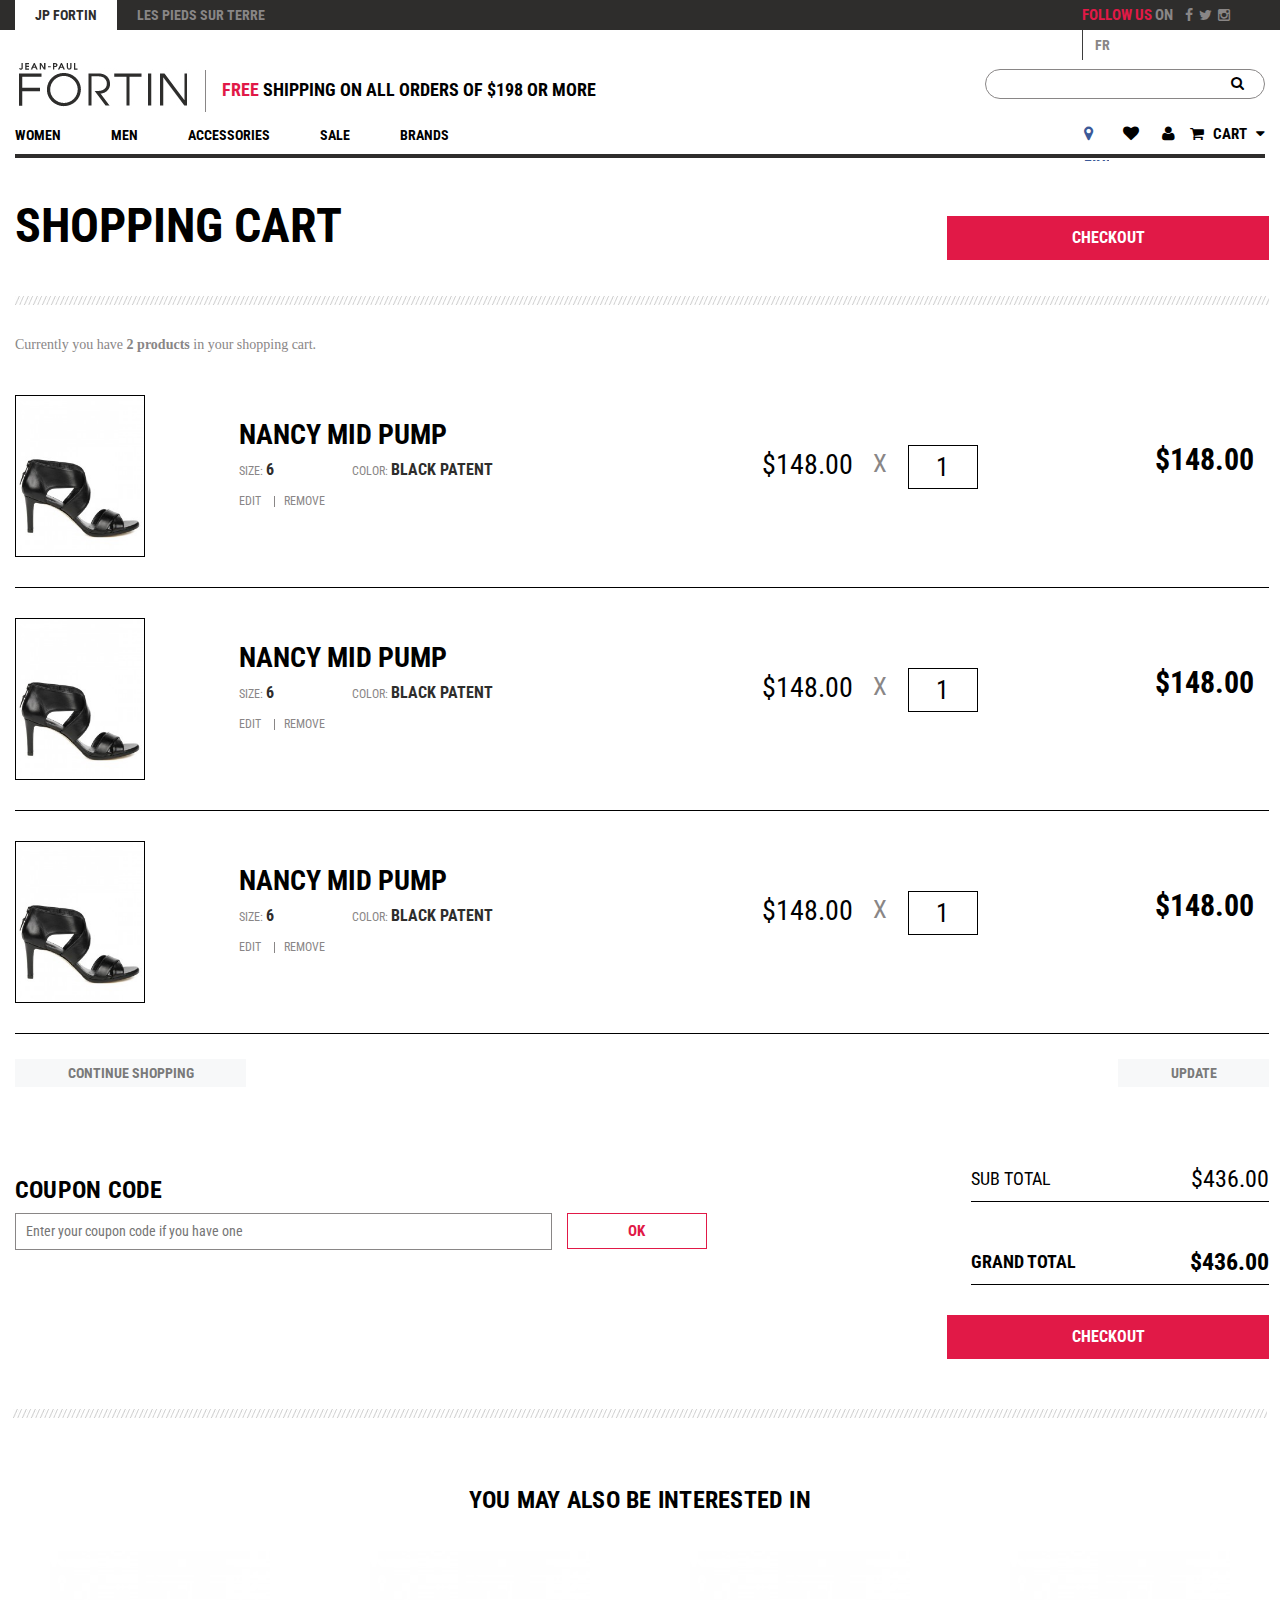
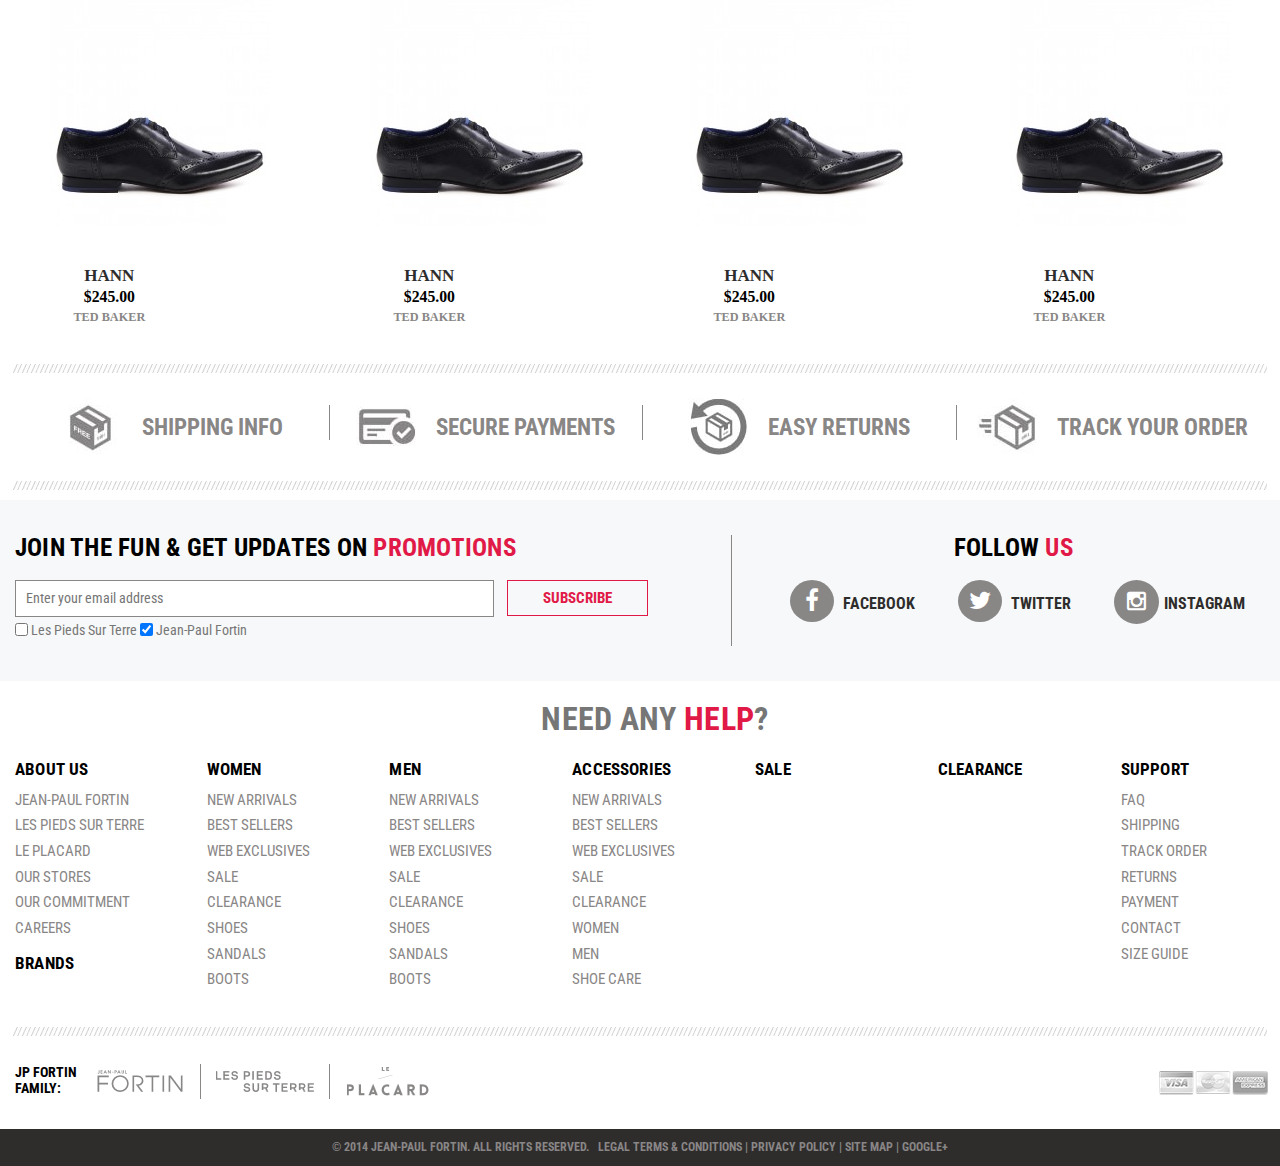
<file: jeanpaulfortin/cart-page.html>
<!DOCTYPE html PUBLIC "-//W3C//DTD XHTML 1.0 Transitional//EN" "http://www.w3.org/TR/xhtml1/DTD/xhtml1-transitional.dtd">
<html xmlns="http://www.w3.org/1999/xhtml">
<head>
<meta http-equiv="Content-Type" content="text/html; charset=iso-8859-1" />
<meta name="viewport" content="width=device-width, initial-scale=1">
<title>Jeanpaulfortin</title>
<link href="css/style.css" type="text/css" rel="stylesheet" media="screen"/>
<link rel="stylesheet" type="text/css" href="css/bootstrap.css" />
<link rel="stylesheet" type="text/css" href="css/jquery.bxslider.css" />
<link rel="stylesheet" type="text/css" href="css/bootstrap-theme.css" />
<link rel="stylesheet" type="text/css" href="css/font-awesome.css" />
<script src="https://ajax.googleapis.com/ajax/libs/jquery/1.11.1/jquery.min.js"></script>
<script type="text/javascript" src="js/bootstrap.js"></script>
<script src="js/jquery-1.9.1.min.js"></script>
<script type="text/javascript" src="js/accordian.js"></script>
<script src="js/jquery.bxslider.min.js"></script>
<script>
$("document").ready(function($){
    var nav = $('.filter-by');
	var toggle = $('.filters-toggle');
    $(window).scroll(function () {
        if ($(this).scrollTop() > 300) {
            nav.addClass("fixednav");
			toggle.addClass("fixedtoggle");
        } else {
            nav.removeClass("fixednav");
        	 toggle.removeClass("fixedtoggle");
		}
    });
});
</script>
<script>
$(document).ready(function(){
    $(".filters-toggle").click(function(){
        $(".filter-by ul").slideToggle();
    });
});
</script>
<script>
$(document).ready(function(){
  $('.bxslider').bxSlider({
  mode: 'fade',
  auto: true, 
  pause:5000,
});
});
</script>
</head>
<body>
<!--Header Section Start Here-->
<div class="main-Header">
  <!--Top Header Section Start-->
  <div class="top-bar">
    <div class="container">
      <div class="row">
        <div class="col-lg-10">
          <!--Top Header Brand-switcher-->
          <div class="brand-switcher">
            <ul>
              <li class="active current">JP Fortin</li>
              <li><a href="javscript:void(0);">Les pieds sur terre</a></li>
            </ul>
          </div>
          <!--Top Header Brand-switcher-->
        </div>
        <div class="col-lg-2">
          <!--Top Header Social icon-->
          <div class="social-icon">
            <p><strong>Follow us</strong> on</p>
            <ul>
              <li><a href="javascript:void(0);"><i class="fa fa-facebook"></i></a></li>
              <li><a href="javascript:void(0);"><i class="fa fa-twitter"></i></a></li>
              <li><a href="javascript:void(0);"><i class="fa fa-instagram"></i></a></li>
            </ul>
          </div>
          <ul class="form-language">
            <li><a href="javascript:void(0);">FR</a></li>
          </ul>
          <!--Top Header Social icon-->
        </div>
      </div>
    </div>
  </div>
  <!--Top Header Section End-->
  <div class="header-section">
    <div class="container">
      <div class="row">
        <div class="col-lg-7">
          <!--Logo Section Here-->
          <div class="logo"><a href="javascript:void(0);"><img src="images/logo.jpg" /></a></div>
          <div class="tout">
            <p><strong>Free</strong> shipping on all orders of $198 or more</p>
          </div>
          <!--Logo Section End Here-->
        </div>
        <div class="col-lg-5">
          <!--Search Section Here-->
          <div class="form-search">
            <input name="" type="text" class="input-text" />
            <button><i class="fa fa-search"></i></button>
          </div>
          <!--Search Section End Here-->
        </div>
      </div>
    </div>
    <div class="container">
      <!--Navigation Section Start Here-->
      <div class="bottom-bar">
        <nav>
          <ul class="main-menu">
            <li><a href="javascript:void(0);" class="nopad active">Women</a>
              <div class="dropdown">
                <ul class="featurd">
                  <li><a href="javascript:void(0);">New Arrivals</a></li>
                  <li><a href="javascript:void(0);">Best Sellers</a></li>
                  <li><a href="javascript:void(0);">Web Exclusives</a></li>
                  <li><a href="javascript:void(0);">Sale</a></li>
                </ul>
                <ul class="sub-menu">
                  <li class="mat-bot"><a href="javascript:void(0);" class="title">Shoes</a></li>
                  <li><a href="javascript:void(0);">Flats</a></li>
                  <li><a href="javascript:void(0);">Low-mid</a></li>
                  <li><a href="javascript:void(0);">High</a></li>
                  <li><a href="javascript:void(0);">Sport</a></li>
                  <li><a href="javascript:void(0);">Evening</a></li>
                  <li><a href="javascript:void(0);">Slippers</a></li>
                </ul>
                <ul class="sub-menu">
                  <li class="mat-bot"><a href="javascript:void(0);" class="title">Sandals</a></li>
                  <li><a href="javascript:void(0);">Flats</a></li>
                  <li><a href="javascript:void(0);">Low-mid</a></li>
                  <li><a href="javascript:void(0);">High</a></li>
                  <li><a href="javascript:void(0);">Sport</a></li>
                  <li><a href="javascript:void(0);">Evening</a></li>
                  <li><a href="javascript:void(0);">Slippers</a></li>
                </ul>
                <ul class="sub-menu">
                  <li class="mat-bot"><a href="javascript:void(0);" class="title">Boots</a></li>
                  <li><a href="javascript:void(0);">Flats</a></li>
                  <li><a href="javascript:void(0);">Low-mid</a></li>
                  <li><a href="javascript:void(0);">High</a></li>
                  <li><a href="javascript:void(0);">Sport</a></li>
                  <li><a href="javascript:void(0);">Evening</a></li>
                  <li><a href="javascript:void(0);">Slippers</a></li>
                </ul>
              </div>
            </li>
            <li><a href="javascript:void(0);">Men</a>
              <div class="dropdown">
                <ul class="featurd">
                  <li><a href="javascript:void(0);">New Arrivals</a></li>
                  <li><a href="javascript:void(0);">Best Sellers</a></li>
                  <li><a href="javascript:void(0);">Web Exclusives</a></li>
                  <li><a href="javascript:void(0);">Sale</a></li>
                </ul>
                <ul class="sub-menu">
                  <li class="mat-bot"><a href="javascript:void(0);" class="title">Shoes</a></li>
                  <li><a href="javascript:void(0);">Flats</a></li>
                  <li><a href="javascript:void(0);">Low-mid</a></li>
                  <li><a href="javascript:void(0);">High</a></li>
                  <li><a href="javascript:void(0);">Sport</a></li>
                  <li><a href="javascript:void(0);">Evening</a></li>
                  <li><a href="javascript:void(0);">Slippers</a></li>
                </ul>
                <ul class="sub-menu">
                  <li class="mat-bot"><a href="javascript:void(0);" class="title">Sandals</a></li>
                  <li><a href="javascript:void(0);">Flats</a></li>
                  <li><a href="javascript:void(0);">Low-mid</a></li>
                  <li><a href="javascript:void(0);">High</a></li>
                  <li><a href="javascript:void(0);">Sport</a></li>
                  <li><a href="javascript:void(0);">Evening</a></li>
                  <li><a href="javascript:void(0);">Slippers</a></li>
                </ul>
                <ul class="sub-menu">
                  <li class="mat-bot"><a href="javascript:void(0);" class="title">Boots</a></li>
                  <li><a href="javascript:void(0);">Flats</a></li>
                  <li><a href="javascript:void(0);">Low-mid</a></li>
                  <li><a href="javascript:void(0);">High</a></li>
                  <li><a href="javascript:void(0);">Sport</a></li>
                  <li><a href="javascript:void(0);">Evening</a></li>
                  <li><a href="javascript:void(0);">Slippers</a></li>
                </ul>
              </div>
            </li>
            <li><a href="javascript:void(0);">Accessories</a>
              <div class="dropdown">
                <ul class="featurd">
                  <li><a href="javascript:void(0);">New Arrivals</a></li>
                  <li><a href="javascript:void(0);">Best Sellers</a></li>
                  <li><a href="javascript:void(0);">Web Exclusives</a></li>
                  <li><a href="javascript:void(0);">Sale</a></li>
                </ul>
                <ul class="sub-menu">
                  <li class="mat-bot"><a href="javascript:void(0);" class="title">Shoes</a></li>
                  <li><a href="javascript:void(0);">Flats</a></li>
                  <li><a href="javascript:void(0);">Low-mid</a></li>
                  <li><a href="javascript:void(0);">High</a></li>
                  <li><a href="javascript:void(0);">Sport</a></li>
                  <li><a href="javascript:void(0);">Evening</a></li>
                  <li><a href="javascript:void(0);">Slippers</a></li>
                </ul>
                <ul class="sub-menu">
                  <li class="mat-bot"><a href="javascript:void(0);" class="title">Sandals</a></li>
                  <li><a href="javascript:void(0);">Flats</a></li>
                  <li><a href="javascript:void(0);">Low-mid</a></li>
                  <li><a href="javascript:void(0);">High</a></li>
                  <li><a href="javascript:void(0);">Sport</a></li>
                  <li><a href="javascript:void(0);">Evening</a></li>
                  <li><a href="javascript:void(0);">Slippers</a></li>
                </ul>
                <ul class="sub-menu">
                  <li class="mat-bot"><a href="javascript:void(0);" class="title">Boots</a></li>
                  <li><a href="javascript:void(0);">Flats</a></li>
                  <li><a href="javascript:void(0);">Low-mid</a></li>
                  <li><a href="javascript:void(0);">High</a></li>
                  <li><a href="javascript:void(0);">Sport</a></li>
                  <li><a href="javascript:void(0);">Evening</a></li>
                  <li><a href="javascript:void(0);">Slippers</a></li>
                </ul>
              </div>
            </li>
            <li><a href="javascript:void(0);">Sale</a></li>
            <li><a href="javascript:void(0);">Brands</a></li>
          </ul>
        </nav>
        <!--Navigation Section End Here-->
        <!--Quick Icon Section Start Here-->
        <div class="quick-access">
          <div class="links">
            <ul>
              <li class="anim"><a href="javascript:void(0);"><i class="fa fa-map-marker"></i><span class="text">Find a Store</span></a></li>
              <li><a href="javascript:void(0);"><i class="fa fa-heart"></i></a></li>
              <li><a href="javascript:void(0);"><i class="fa fa-user"></i></a></li>
            </ul>
          </div>
          <div class="cartDetail">
            <li><a href="javascript:void(0);"><i class="fa fa-shopping-cart"></i> &nbsp;&nbsp;<span class="text">Cart</span>&nbsp; &nbsp;<i class="fa fa-caret-down"></i> </a> </li>
          </div>
        </div>
        <!--Quick Icon Section End Here-->
      </div>
    </div>
  </div>
</div>
<!--Header Section End Here-->
<!--Checkout page section start Here-->
<div class="container">
  <div class="cart-container">
    <div class="page-title">
      <h1>Shopping Cart</h1>
      <button class="large" value="button">Checkout</button>
    </div>
    <div class="divider-full martop"></div>
    <p class="items-count"> Currently you have <strong>2 products</strong> in your shopping cart. </p>
    <div class="cart-detail">
      <ul>
        <li>
          <div class="col-lg-2">
            <div class="cart-img"><img src="images/33023380ja475.jpg" /></div>
          </div>
          <div class="col-lg-5">
            <div class="description">
              <h1><a href="javascript:void(0);">Nancy Mid Pump</a></h1>
              <ul class="item-options">
                <li> Size: <span class="value">6</span> </li>
                <li> Color: <span class="value">black patent</span> </li>
              </ul>
              <ul class="actions">
                <li><a href="javascript:void(0);">Edit</a></li>
                <li><a href="javascript:void(0);">Remove</a></li>
              </ul>
            </div>
          </div>
          <div class="col-lg-3">
            <div class="col-price"> <span class="cart-price"> <span class="price">$148.00</span> </span>
              <div class="times">X</div>
              <input maxlength="12" class="input-text qty" title="Qty" size="4" value="1" name="cart[41808][qty]">
            </div>
          </div>
          <div class="col-lg-2">
            <div class="col-subtotal"> <span class="cart-price"> <span class="price">$148.00</span> </span> </div>
          </div>
        </li>
        <li>
          <div class="col-lg-2">
            <div class="cart-img"><img src="images/33023380ja475.jpg" /></div>
          </div>
          <div class="col-lg-5">
            <div class="description">
              <h1><a href="javascript:void(0);">Nancy Mid Pump</a></h1>
              <ul class="item-options">
                <li> Size: <span class="value">6</span> </li>
                <li> Color: <span class="value">black patent</span> </li>
              </ul>
              <ul class="actions">
                <li><a href="javascript:void(0);">Edit</a></li>
                <li><a href="javascript:void(0);">Remove</a></li>
              </ul>
            </div>
          </div>
          <div class="col-lg-3">
            <div class="col-price"> <span class="cart-price"> <span class="price">$148.00</span> </span>
              <div class="times">X</div>
              <input maxlength="12" class="input-text qty" title="Qty" size="4" value="1" name="cart[41808][qty]">
            </div>
          </div>
          <div class="col-lg-2">
            <div class="col-subtotal"> <span class="cart-price"> <span class="price">$148.00</span> </span> </div>
          </div>
        </li>
        <li>
          <div class="col-lg-2">
            <div class="cart-img"><img src="images/33023380ja475.jpg" /></div>
          </div>
          <div class="col-lg-5">
            <div class="description">
              <h1><a href="javascript:void(0);">Nancy Mid Pump</a></h1>
              <ul class="item-options">
                <li> Size: <span class="value">6</span> </li>
                <li> Color: <span class="value">black patent</span> </li>
              </ul>
              <ul class="actions">
                <li><a href="javascript:void(0);">Edit</a></li>
                <li><a href="javascript:void(0);">Remove</a></li>
              </ul>
            </div>
          </div>
          <div class="col-lg-3">
            <div class="col-price"> <span class="cart-price"> <span class="price">$148.00</span> </span>
              <div class="times">X</div>
              <input maxlength="12" class="input-text qty" title="Qty" size="4" value="1" name="cart[41808][qty]">
            </div>
          </div>
          <div class="col-lg-2">
            <div class="col-subtotal"> <span class="cart-price"> <span class="price">$148.00</span> </span> </div>
          </div>
        </li>
      </ul>
    </div>
    <div class="continue-shop">
      <button>Continue Shopping</button>
      <button class="FR">Update</button>
    </div>
    <div class="cart-collaterals">
      <div class="col-lg-9">
        <div class="cart-left">
          <div class="discount">
            <h3>Coupon Code</h3>
            <div class="discount-form">
              <div class="input-box">
                <input value="" placeholder="Enter your coupon code if you have one" name="coupon_code" id="coupon_code" class="input-text">
              </div>
              <div class="buttons-set">
                <button class="button-set red" title="Apply Coupon" type="button">OK</button>
              </div>
            </div>
          </div>
        </div>
      </div>
      <div class="col-lg-3">
        <div class="totals">
          <div class="sub-total"> <span class="sub-tot">Sub total</span> <span class="price-total">$436.00</span> </div>
          <div class="grand-total"> <span class="grand">Grand Total</span> <span class="grand-bold">$436.00</span> </div>
          <button class="large MR30">checkout</button>
        </div>
      </div>
    </div>
  </div>
  <div class="divider MR50"></div>
</div>

<!--Checkout page section end Here-->
<div class="container">
  <div class="product-collateral">
    <div class="block block-related">
      <h3>You may also be interested in</h3>
      <ul class="products-grid-listing">
        <li class="item"> <a href="javascript:void(0);" class="product-image"> <img src="images/43011485ja245.jpg" alt="Hann"> </a>
          <div class="info">
            <h2 class="product-name"><a href="javascript:void(0);">Hann</a></h2>
            <div class="price-box"> <span class="regular-price"> <span class="price">$245.00</span> </span> </div>
            <p class="brand">Ted Baker</p>
          </div>
        </li>
        <li class="item"> <a href="javascript:void(0);" class="product-image"> <img src="images/43011485ja245.jpg" alt="Hann"> </a>
          <div class="info">
            <h2 class="product-name"><a href="javascript:void(0);">Hann</a></h2>
            <div class="price-box"> <span class="regular-price"> <span class="price">$245.00</span> </span> </div>
            <p class="brand">Ted Baker</p>
          </div>
        </li>
        <li class="item"> <a href="javascript:void(0);" class="product-image"> <img src="images/43011485ja245.jpg" alt="Hann"> </a>
          <div class="info">
            <h2 class="product-name"><a href="javascript:void(0);">Hann</a></h2>
            <div class="price-box"> <span class="regular-price"> <span class="price">$245.00</span> </span> </div>
            <p class="brand">Ted Baker</p>
          </div>
        </li>
        <li class="item"> <a href="javascript:void(0);" class="product-image"> <img src="images/43011485ja245.jpg" alt="Hann"> </a>
          <div class="info">
            <h2 class="product-name"><a href="javascript:void(0);">Hann</a></h2>
            <div class="price-box"> <span class="regular-price"> <span class="price">$245.00</span> </span> </div>
            <p class="brand">Ted Baker</p>
          </div>
        </li>
      </ul>
    </div>
  </div>
</div>
<!--Product page End here-->
<!--Brand Logo Section Start Here-->
<!--Footer Section Start Here-->
<footer>
  <div class="container">
    <div class="divider martop"></div>
    <!--Policy icon Start Here-->
    <div class="support">
      <ul>
        <li> <a href="javascript:void(0);"> <span class="icon"><img src="images/img-1.jpg" /></span> <span class="text">Shipping Info</span> </a> </li>
        <li> <a href="javascript:void(0);"> <span class="icon"><img src="images/img-2.jpg" /></span> <span class="text">Secure Payments</span> </a> </li>
        <li> <a href="javascript:void(0);"> <span class="icon"><img src="images/img-3.jpg" /></span> <span class="text">Easy Returns</span> </a> </li>
        <li> <a href="javascript:void(0);"> <span class="icon"><img src="images/img-4.jpg" /></span> <span class="text">Track Your Order</span> </a> </li>
      </ul>
    </div>
    <!--Policy icon End Here-->
    <div class="divider marbottom"></div>
  </div>
  <!--Promotions and social icon Start Here-->
  <div class="social">
    <div class="container">
      <div class="row">
        <div class="col-lg-7">
          <!--Promotions box Start-->
          <div class="block block-subscribe"> <span class="heading">Join the fun &amp; get updates on <span>promotions</span></span>
            <input type="hidden" value="IbAFrhP1453RqEDc" name="form_key">
            <div class="input-box">
              <input type="email" placeholder="Enter your email address" class="input-text required-entry validate-email" title="Sign up for our newsletter" id="newsletter" name="email">
              <div>
                <input type="checkbox" class="checkbox validate-one-required" value="502e94f087" name="list[502e94f087][subscribed]" style="display:inline;" id="chk_502e94f087">
                Les Pieds Sur Terre
                <input type="checkbox" checked="" class="checkbox" value="016cb6f859" name="list[016cb6f859][subscribed]" style="display:inline;" id="chk_016cb6f859">
                Jean-Paul Fortin </div>
              <input type="hidden" value="English" name="language">
            </div>
            <div class="actions">
              <button class="button-set red" type="submit">Subscribe</button>
            </div>
            <input type="hidden" id="form-state" value="" name="state">
            <div style="display:none;" class="message"></div>
          </div>
          <!--Promotions box End-->
        </div>
        <div class="col-lg-5">
          <!--Follow us Start-->
          <div class="follow"> <span class="heading">Follow <span>us</span></span>
            <ul>
              <li><a target="_blank" href="javascript:void(0);"><i class="fa fa-facebook"></i> Facebook </a></li>
              <li><a target="_blank" href="javascript:void(0);"><i class="fa fa-twitter"></i> Twitter </a></li>
              <li><a target="_blank" href="javascript:void(0);"><i class="fa fa-instagram"></i>Instagram </a></li>
            </ul>
          </div>
          <!--Follow us Start-->
        </div>
      </div>
    </div>
  </div>
  <!--Promotions and social icon End Here-->
  <div class="container">
    <!--Footer Menu Navigation Start Here-->
    <div class="footer-nav wrapper"> <span class="headlabel">Need any <span>help</span>?</span>
      <!-- menu column section 1 -->
      <div class="col first"> <span class="parent heading"><a href="http://www.jeanpaulfortin.com/en/about-jean-paul-fortin/">About Us</a></span>
        <ul>
          <li><a href="javascript:void(0);">Jean-Paul Fortin</a></li>
          <li><a href="javascript:void(0);">Les Pieds sur Terre</a></li>
          <li><a href="javascript:void(0);">Le Placard</a></li>
          <li><a href="javascript:void(0);">Our Stores</a></li>
          <li><a href="javascript:void(0);">Our Commitment</a></li>
          <li><a href="javascript:void(0);">Careers</a></li>
        </ul>
        <span class="parent heading brands-footer-nav"> <a href="javascript:void(0);">Brands</a> </span> </div>
      <!-- menu column section 2 -->
      <div class="col"> <span class="heading parent"><a href="javascript:void(0);">Women</a></span>
        <ul class="top-level">
          <li><a href="javascript:void(0);">New Arrivals</a></li>
          <li><a href="javascript:void(0);">Best Sellers</a></li>
          <li><a href="javascript:void(0);">Web Exclusives</a></li>
          <li><a href="javascript:void(0);">Sale</a></li>
          <li><a href="javascript:void(0);">Clearance</a></li>
          <li><a href="javascript:void(0);">Shoes</a></li>
          <li><a href="javascript:void(0);">Sandals</a></li>
          <li><a href="javascript:void(0);">Boots</a></li>
        </ul>
      </div>
      <!-- menu column section 3 -->
      <div class="col"> <span class="heading parent"><a href="javascript:void(0);">Men</a></span>
        <ul class="top-level">
          <li><a href="javascript:void(0);">New Arrivals</a></li>
          <li><a href="javascript:void(0);">Best Sellers</a></li>
          <li><a href="javascript:void(0);">Web Exclusives</a></li>
          <li><a href="javascript:void(0);">Sale</a></li>
          <li><a href="javascript:void(0);">Clearance</a></li>
          <li><a href="javascript:void(0);">Shoes</a></li>
          <li><a href="javascript:void(0);">Sandals</a></li>
          <li><a href="javascript:void(0);">Boots</a></li>
        </ul>
      </div>
      <!-- menu column section 4 -->
      <div class="col"> <span class="heading parent"><a href="javascript:void(0);">Accessories</a></span>
        <ul class="top-level">
          <li><a href="javascript:void(0);">New Arrivals</a></li>
          <li><a href="javascript:void(0);">Best Sellers</a></li>
          <li><a href="javascript:void(0);">Web Exclusives</a></li>
          <li><a href="javascript:void(0);">Sale</a></li>
          <li><a href="javascript:void(0);">Clearance</a></li>
          <li><a href="javascript:void(0);">Women</a></li>
          <li><a href="javascript:void(0);">Men</a></li>
          <li><a href="javascript:void(0);">Shoe Care</a></li>
        </ul>
      </div>
      <!-- menu column section 5 -->
      <div class="col"> <span class="heading parent"><a href="javascript:void(0);">Sale</a></span>
        <ul class="top-level">
        </ul>
      </div>
      <!-- menu column section 6 -->
      <div class="col"> <span class="heading parent"><a href="javascript:void(0);">Clearance</a></span>
        <ul class="top-level">
        </ul>
      </div>
      <!-- menu column section 7 -->
      <div class="col last"> <span class="parent heading"><a href="javascript:void(0);">Support</a></span>
        <ul>
          <li><a href="javascript:void(0);">FAQ</a></li>
          <li><a href="javascript:void(0);">Shipping</a></li>
          <li><a href="javascript:void(0);">Track Order</a></li>
          <li><a href="javascript:void(0);">Returns</a></li>
          <li><a href="javascript:void(0);">Payment</a></li>
          <li><a href="javascript:void(0);">Contact</a></li>
          <li><a href="javascript:void(0);">Size Guide</a></li>
        </ul>
      </div>
      <!-- menu column all section end here -->
    </div>
    <!--Footer Menu Navigation End Here-->
    <div class="divider marbottom"></div>
  </div>
  <div class="container">
    <!--Footer family info and payment icon here-->
    <div class="footer-info">
      <div class="family">
        <h2>JP Fortin Family:</h2>
        <ul>
          <li><a href="javascript:void(0);"><img src="images/footer-logo-1.png" /> </a></li>
          <li><a href="javascript:void(0);"> <img src="images/footer-logo-2.png" /> </a></li>
          <li><a href="javascript:void(0);"> <img src="images/footer-logo-3.png" /> </a></li>
        </ul>
      </div>
      <!--payment icon here-->
      <div class="payment">
        <ul>
          <li><img src="images/payment-icon-1.png" /></li>
          <li><img src="images/payment-icon-2.png" /></li>
          <li><img src="images/payment-icon-3.png" /></li>
        </ul>
      </div>
      <!--payment icon end here-->
    </div>
    <!--Footer family info and payment icon here-->
  </div>
  <!--Copyright here-->
  <div class="bottom-container">
    <p>&copy; 2014 Jean-Paul Fortin. All rights reserved.</p>
    <ul>
      <li><a href="javascript:void(0);">Legal Terms &amp; Conditions</a></li>
      <li><a href="javascript:void(0);">Privacy Policy</a></li>
      <li><a href="javascript:void(0);">Site Map</a></li>
      <li><a target="_blank" rel="publisher" href="javascript:void(0);">Google+</a></li>
    </ul>
  </div>
  <!--Copyright here-->
</footer>
<!--Footer Section End Here-->
</body>
</html>
</file>
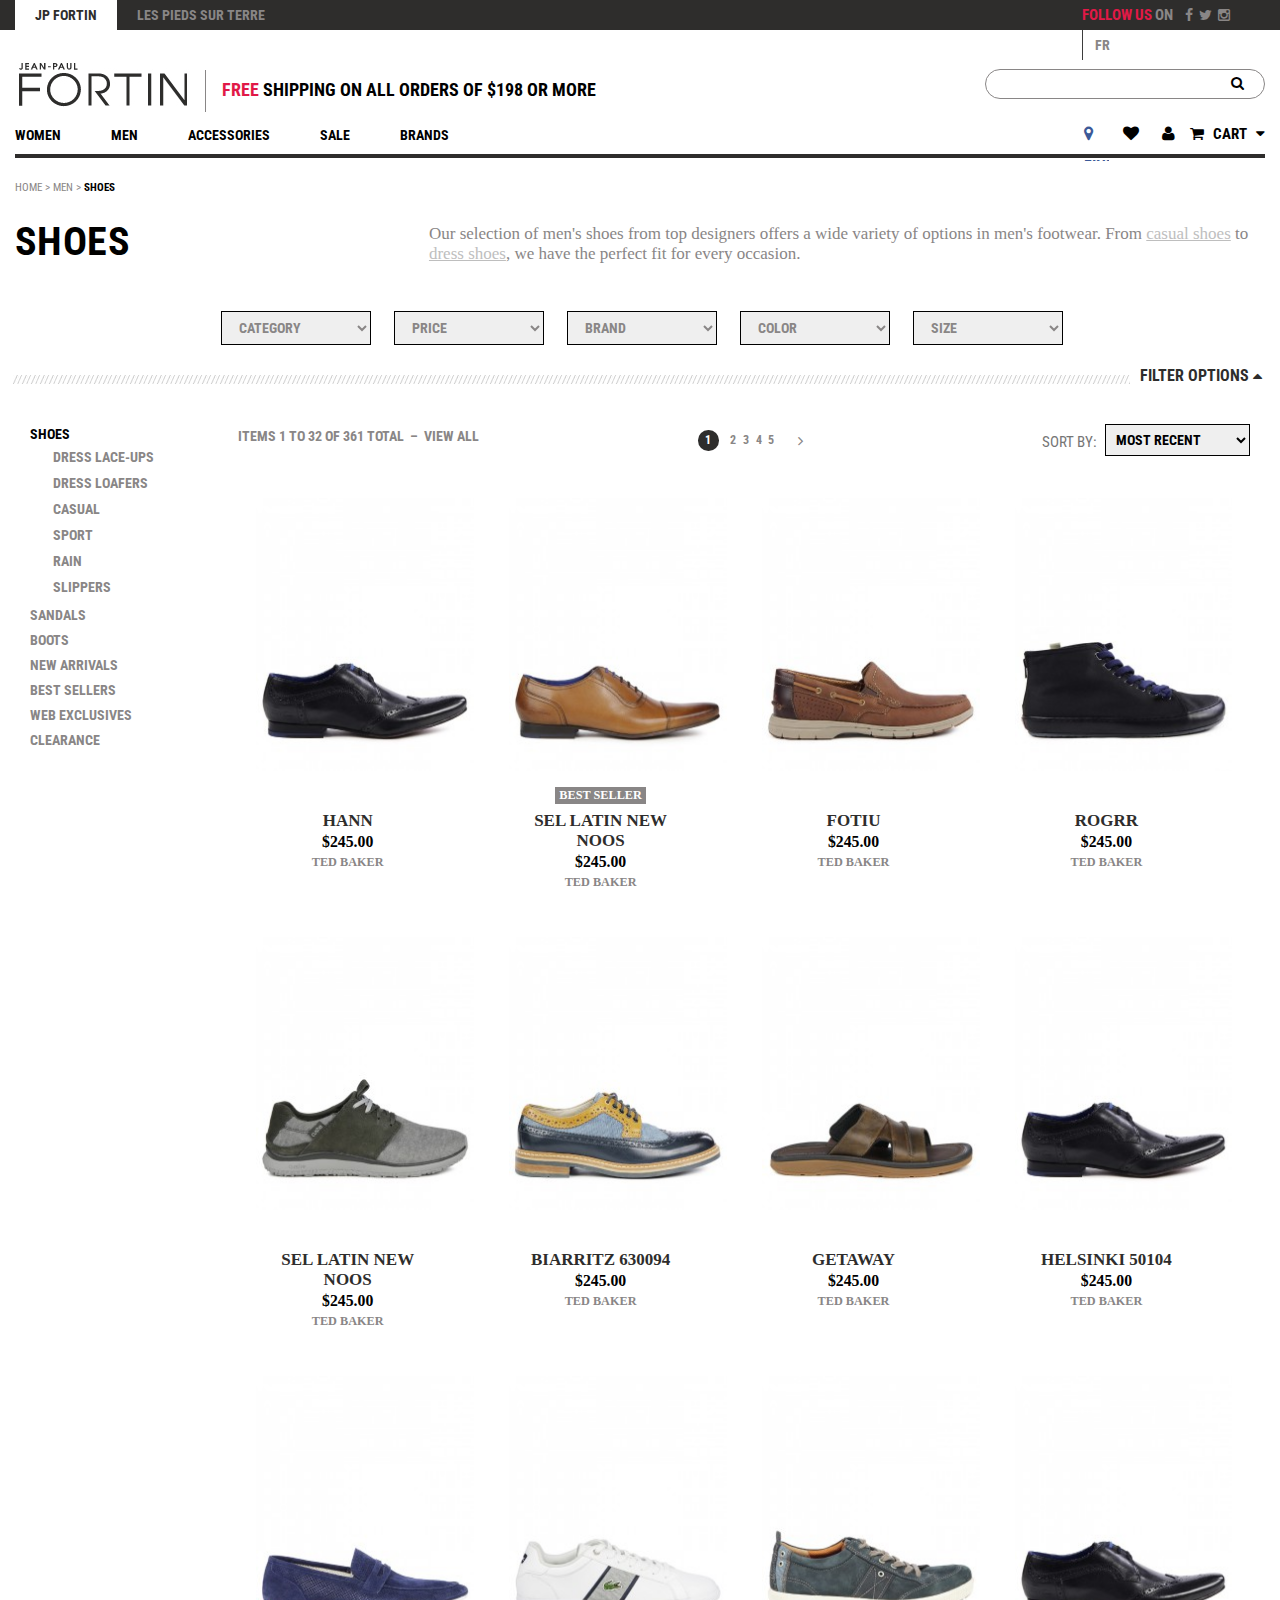
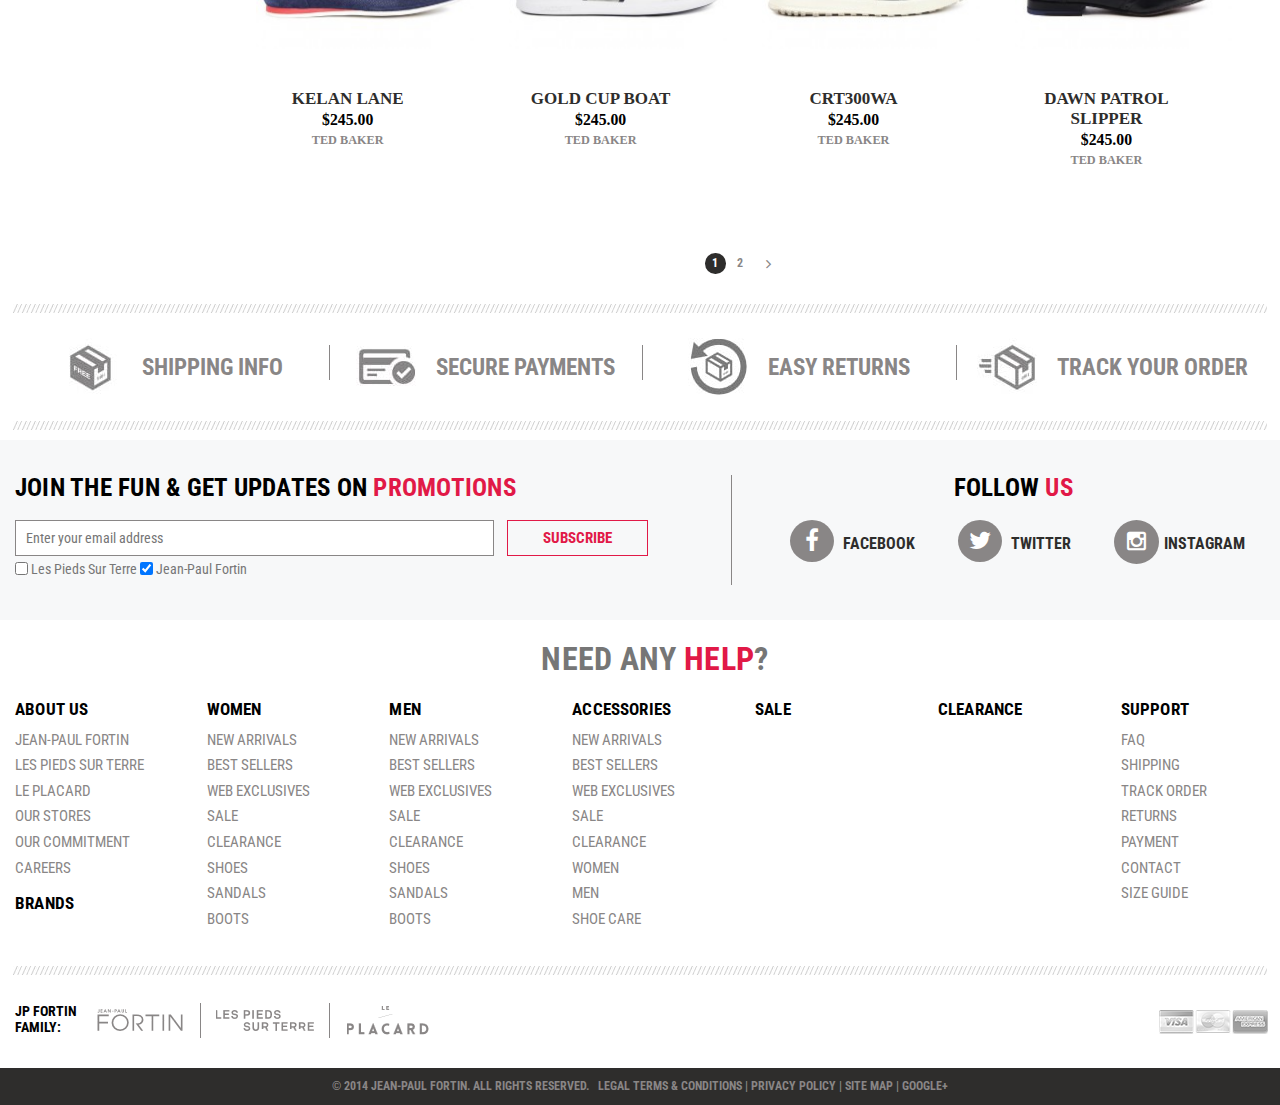
<file: jeanpaulfortin/catalog-page.html>
<!DOCTYPE html PUBLIC "-//W3C//DTD XHTML 1.0 Transitional//EN" "http://www.w3.org/TR/xhtml1/DTD/xhtml1-transitional.dtd">
<html xmlns="http://www.w3.org/1999/xhtml">
<head>
<meta http-equiv="Content-Type" content="text/html; charset=iso-8859-1" />
<meta name="viewport" content="width=device-width, initial-scale=1">
<title>Jeanpaulfortin</title>
<link href="css/style.css" type="text/css" rel="stylesheet" media="screen"/>
<link rel="stylesheet" type="text/css" href="css/bootstrap.css" />
<link rel="stylesheet" type="text/css" href="css/jquery.bxslider.css" />
<link rel="stylesheet" type="text/css" href="css/bootstrap-theme.css" />
<link rel="stylesheet" type="text/css" href="css/font-awesome.css" />
<script src="https://ajax.googleapis.com/ajax/libs/jquery/1.11.1/jquery.min.js"></script>
<script type="text/javascript" src="js/bootstrap.js"></script>
<script src="js/jquery-1.9.1.min.js"></script>
<script type="text/javascript" src="js/accordian.js"></script>
<script src="js/jquery.bxslider.min.js"></script>
<script>
$("document").ready(function($){
    var nav = $('.filter-by');
	var toggle = $('.filters-toggle');
    $(window).scroll(function () {
        if ($(this).scrollTop() > 300) {
            nav.addClass("fixednav");
			toggle.addClass("fixedtoggle");
        } else {
            nav.removeClass("fixednav");
        	 toggle.removeClass("fixedtoggle");
		}
    });
});
</script>
<script>
$(document).ready(function(){
    $(".filters-toggle").click(function(){
        $(".filter-by ul").slideToggle();
    });
});
</script>
<script>
$(document).ready(function(){
  $('.bxslider').bxSlider({
  mode: 'fade',
  auto: true, 
  pause:5000,
});
});
</script>
</head>
<body>
<!--Header Section Start Here-->
<div class="main-Header">
  <!--Top Header Section Start-->
  <div class="top-bar">
    <div class="container">
      <div class="row">
        <div class="col-lg-10">
          <!--Top Header Brand-switcher-->
          <div class="brand-switcher">
            <ul>
              <li class="active current">JP Fortin</li>
              <li><a href="javscript:void(0);">Les pieds sur terre</a></li>
            </ul>
          </div>
          <!--Top Header Brand-switcher-->
        </div>
        <div class="col-lg-2">
          <!--Top Header Social icon-->
          <div class="social-icon">
            <p><strong>Follow us</strong> on</p>
            <ul>
              <li><a href="javascript:void(0);"><i class="fa fa-facebook"></i></a></li>
              <li><a href="javascript:void(0);"><i class="fa fa-twitter"></i></a></li>
              <li><a href="javascript:void(0);"><i class="fa fa-instagram"></i></a></li>
            </ul>
          </div>
          <ul class="form-language">
            <li><a href="javascript:void(0);">FR</a></li>
          </ul>
          <!--Top Header Social icon-->
        </div>
      </div>
    </div>
  </div>
  <!--Top Header Section End-->
  <div class="header-section">
    <div class="container">
      <div class="row">
        <div class="col-lg-7">
          <!--Logo Section Here-->
          <div class="logo"><a href="javascript:void(0);"><img src="images/logo.jpg" /></a></div>
          <div class="tout">
            <p><strong>Free</strong> shipping on all orders of $198 or more</p>
          </div>
          <!--Logo Section End Here-->
        </div>
        <div class="col-lg-5">
          <!--Search Section Here-->
          <div class="form-search">
            <input name="" type="text" class="input-text" />
            <button><i class="fa fa-search"></i></button>
          </div>
          <!--Search Section End Here-->
        </div>
      </div>
    </div>
    <div class="container">
      <!--Navigation Section Start Here-->
      <div class="bottom-bar">
        <nav>
          <ul class="main-menu">
            <li><a href="javascript:void(0);" class="nopad active">Women</a>
              <div class="dropdown">
                <ul class="featurd">
                  <li><a href="javascript:void(0);">New Arrivals</a></li>
                  <li><a href="javascript:void(0);">Best Sellers</a></li>
                  <li><a href="javascript:void(0);">Web Exclusives</a></li>
                  <li><a href="javascript:void(0);">Sale</a></li>
                </ul>
                <ul class="sub-menu">
                  <li class="mat-bot"><a href="javascript:void(0);" class="title">Shoes</a></li>
                  <li><a href="javascript:void(0);">Flats</a></li>
                  <li><a href="javascript:void(0);">Low-mid</a></li>
                  <li><a href="javascript:void(0);">High</a></li>
                  <li><a href="javascript:void(0);">Sport</a></li>
                  <li><a href="javascript:void(0);">Evening</a></li>
                  <li><a href="javascript:void(0);">Slippers</a></li>
                </ul>
                <ul class="sub-menu">
                  <li class="mat-bot"><a href="javascript:void(0);" class="title">Sandals</a></li>
                  <li><a href="javascript:void(0);">Flats</a></li>
                  <li><a href="javascript:void(0);">Low-mid</a></li>
                  <li><a href="javascript:void(0);">High</a></li>
                  <li><a href="javascript:void(0);">Sport</a></li>
                  <li><a href="javascript:void(0);">Evening</a></li>
                  <li><a href="javascript:void(0);">Slippers</a></li>
                </ul>
                <ul class="sub-menu">
                  <li class="mat-bot"><a href="javascript:void(0);" class="title">Boots</a></li>
                  <li><a href="javascript:void(0);">Flats</a></li>
                  <li><a href="javascript:void(0);">Low-mid</a></li>
                  <li><a href="javascript:void(0);">High</a></li>
                  <li><a href="javascript:void(0);">Sport</a></li>
                  <li><a href="javascript:void(0);">Evening</a></li>
                  <li><a href="javascript:void(0);">Slippers</a></li>
                </ul>
              </div>
            </li>
            <li><a href="javascript:void(0);">Men</a>
              <div class="dropdown">
                <ul class="featurd">
                  <li><a href="javascript:void(0);">New Arrivals</a></li>
                  <li><a href="javascript:void(0);">Best Sellers</a></li>
                  <li><a href="javascript:void(0);">Web Exclusives</a></li>
                  <li><a href="javascript:void(0);">Sale</a></li>
                </ul>
                <ul class="sub-menu">
                  <li class="mat-bot"><a href="javascript:void(0);" class="title">Shoes</a></li>
                  <li><a href="javascript:void(0);">Flats</a></li>
                  <li><a href="javascript:void(0);">Low-mid</a></li>
                  <li><a href="javascript:void(0);">High</a></li>
                  <li><a href="javascript:void(0);">Sport</a></li>
                  <li><a href="javascript:void(0);">Evening</a></li>
                  <li><a href="javascript:void(0);">Slippers</a></li>
                </ul>
                <ul class="sub-menu">
                  <li class="mat-bot"><a href="javascript:void(0);" class="title">Sandals</a></li>
                  <li><a href="javascript:void(0);">Flats</a></li>
                  <li><a href="javascript:void(0);">Low-mid</a></li>
                  <li><a href="javascript:void(0);">High</a></li>
                  <li><a href="javascript:void(0);">Sport</a></li>
                  <li><a href="javascript:void(0);">Evening</a></li>
                  <li><a href="javascript:void(0);">Slippers</a></li>
                </ul>
                <ul class="sub-menu">
                  <li class="mat-bot"><a href="javascript:void(0);" class="title">Boots</a></li>
                  <li><a href="javascript:void(0);">Flats</a></li>
                  <li><a href="javascript:void(0);">Low-mid</a></li>
                  <li><a href="javascript:void(0);">High</a></li>
                  <li><a href="javascript:void(0);">Sport</a></li>
                  <li><a href="javascript:void(0);">Evening</a></li>
                  <li><a href="javascript:void(0);">Slippers</a></li>
                </ul>
              </div>
            </li>
            <li><a href="javascript:void(0);">Accessories</a>
              <div class="dropdown">
                <ul class="featurd">
                  <li><a href="javascript:void(0);">New Arrivals</a></li>
                  <li><a href="javascript:void(0);">Best Sellers</a></li>
                  <li><a href="javascript:void(0);">Web Exclusives</a></li>
                  <li><a href="javascript:void(0);">Sale</a></li>
                </ul>
                <ul class="sub-menu">
                  <li class="mat-bot"><a href="javascript:void(0);" class="title">Shoes</a></li>
                  <li><a href="javascript:void(0);">Flats</a></li>
                  <li><a href="javascript:void(0);">Low-mid</a></li>
                  <li><a href="javascript:void(0);">High</a></li>
                  <li><a href="javascript:void(0);">Sport</a></li>
                  <li><a href="javascript:void(0);">Evening</a></li>
                  <li><a href="javascript:void(0);">Slippers</a></li>
                </ul>
                <ul class="sub-menu">
                  <li class="mat-bot"><a href="javascript:void(0);" class="title">Sandals</a></li>
                  <li><a href="javascript:void(0);">Flats</a></li>
                  <li><a href="javascript:void(0);">Low-mid</a></li>
                  <li><a href="javascript:void(0);">High</a></li>
                  <li><a href="javascript:void(0);">Sport</a></li>
                  <li><a href="javascript:void(0);">Evening</a></li>
                  <li><a href="javascript:void(0);">Slippers</a></li>
                </ul>
                <ul class="sub-menu">
                  <li class="mat-bot"><a href="javascript:void(0);" class="title">Boots</a></li>
                  <li><a href="javascript:void(0);">Flats</a></li>
                  <li><a href="javascript:void(0);">Low-mid</a></li>
                  <li><a href="javascript:void(0);">High</a></li>
                  <li><a href="javascript:void(0);">Sport</a></li>
                  <li><a href="javascript:void(0);">Evening</a></li>
                  <li><a href="javascript:void(0);">Slippers</a></li>
                </ul>
              </div>
            </li>
            <li><a href="javascript:void(0);">Sale</a></li>
            <li><a href="javascript:void(0);">Brands</a></li>
          </ul>
        </nav>
        <!--Navigation Section End Here-->
        <!--Quick Icon Section Start Here-->
        <div class="quick-access">
          <div class="links">
            <ul>
              <li class="anim"><a href="javascript:void(0);"><i class="fa fa-map-marker"></i><span class="text">Find a Store</span></a></li>
              <li><a href="javascript:void(0);"><i class="fa fa-heart"></i></a></li>
              <li><a href="javascript:void(0);"><i class="fa fa-user"></i></a></li>
            </ul>
          </div>
          <div class="cartDetail">
            <li><a href="javascript:void(0);"><i class="fa fa-shopping-cart"></i> &nbsp;&nbsp;<span class="text">Cart</span>&nbsp; &nbsp;<i class="fa fa-caret-down"></i> </a> </li>
          </div>
        </div>
        <!--Quick Icon Section End Here-->
      </div>
    </div>
  </div>
</div>
<!--Header Section End Here-->
<!--Breadcrumbs and select calegory Section Start Here-->
<div class="container">
  <!--Breadcrumbs Section Start Here-->
  <div class="breadcrumbs">
    <ul>
      <li> <a href="javascript:void(0);"> <span> Home </span> </a> <span>&gt; </span> </li>
      <li> <a href="javascript:void(0);"> <span> Men </span> </a> <span>&gt; </span> </li>
      <li> <strong>Shoes</strong> </li>
    </ul>
  </div>
  <!--Breadcrumbs Section End Here-->
  <!--Search seclect caslegory-->
  <div class="category-intro">
    <div class="page-title category-title">
      <h1>Shoes</h1>
    </div>
    <div class="category-description">
      <p>Our selection of men's shoes from top designers offers a wide variety of options in men's footwear. From <a target="_self" href="javascript:void(0);">casual shoes</a> to <a target="_self" href="javascript:void(0);">dress shoes</a>, we have the perfect fit for every occasion.</p>
    </div>
    <div class="search-product-container">
      <div class="filter-by fd">
        <ul>
          <li>
            <select onchange="setLocation(this.value)" id="filter-1">
              <option>Category</option>
              <option value="http://www.jeanpaulfortin.com/en/men/shoes.html?cat=292">Dress Lace-ups</option>
            </select>
          </li>
          <li>
            <select onchange="setLocation(this.value)" id="filter-2">
              <option>Price</option>
              <option value="http://www.jeanpaulfortin.com/en/men/shoes.html?price=-100">$0.00 - $99.99</option>
            </select>
          </li>
          <li>
            <select onchange="setLocation(this.value)" id="filter-3">
              <option>Brand</option>
              <option value="http://www.jeanpaulfortin.com/en/men/shoes.html?manufacturer=359">Acton</option>
            </select>
          </li>
          <li>
            <select onchange="setLocation(this.value)" id="filter-4">
              <option>Color</option>
              <option value="http://www.jeanpaulfortin.com/en/men/shoes.html?color=263">beige</option>
              <option value="http://www.jeanpaulfortin.com/en/men/shoes.html?color=246">black</option>
            </select>
          </li>
          <li>
            <select onchange="setLocation(this.value)" id="filter-5">
              <option>Size</option>
              <option value="http://www.jeanpaulfortin.com/en/men/shoes.html?size_group=564">7</option>
            </select>
          </li>
        </ul>
      </div>
      <a class="filters-toggle" href="javascript:void(0);">Filter Options <i class="fa fa-caret-up"></i> </a> </div>
  </div>
  <!--Search seclect caslegory-->
  <div class="divider martop"></div>
</div>
</div>
<!--Breadcrumbs and select calegory Section End Here-->
<!--Brand Logo Section Start Here-->
<div class="container">
  <div class="catalog-container">
    <div class="col-lg-2">
      <div class="left-sidebar">
        <ul>
          <li><a href="javascript:void(0);"  class="active"><strong>Shoes</strong></a>
            <ul>
              <li><a href="javascript:void(0);">Dress Lace-ups</a></li>
              <li><a href="javascript:void(0);">Dress Loafers</a></li>
              <li><a href="javascript:void(0);">Casual</a></li>
              <li><a href="javascript:void(0);">Sport</a></li>
              <li><a href="javascript:void(0);">Rain</a></li>
              <li><a href="javascript:void(0);">Slippers</a></li>
            </ul>
          </li>
          <li><a href="javascript:void(0);"><strong>Sandals</strong></a></li>
          <li><a href="javascript:void(0);"><strong>Boots</strong></a></li>
          <li><a href="javascript:void(0);"><strong>New Arrivals</strong></a></li>
          <li><a href="javascript:void(0);"><strong>Best Sellers</strong></a></li>
          <li><a href="javascript:void(0);"><strong>Web Exclusives</strong></a></li>
          <li><a href="javascript:void(0);"><strong>Clearance</strong></a></li>
        </ul>
      </div>
    </div>
    <div class="col-lg-10">
      <div class="category-products">
        <div class="toolbar">
          <div class="amount"> Items 1 to 32 of 361 total <span class="dash">&ndash;</span> <a href="http://www.jeanpaulfortin.com/en/men/shoes.html?limit=all">View All</a> </div>
          <!-- amount -->
          <div class="sorter">
            <div class="sort-by">
              <label>Sort By:</label>
              <select onchange="setLocation(this.value)">
                <option selected="selected" value=""> Most Recent </option>
                <option value=""> Name </option>
                <option value=""> Price </option>
              </select>
            </div>
          </div>
          <div class="pager">
            <div class="pages">
              <ul>
                <li class="current">1</li>
                <li><a href="javascript:void(0);">2</a></li>
                <li><a href="javascript:void(0);">3</a></li>
                <li><a href="javascript:void(0);">4</a></li>
                <li><a href="javascript:void(0);">5</a></li>
                <li> <a title="Next" href="javascript:void(0);" class="next"> <i class="fa fa-angle-right"></i> </a> </li>
              </ul>
            </div>
          </div>
          <!-- pager -->
        </div>
        <ul class="products-grid-listing">
          <li class="item"> <a class="product-image" href="javascript:void(0);"> <img alt="Hann" src="images/43011485ja245.jpg"> </a>
            <div class="info">
              <h2 class="product-name"><a href="javascript:void(0);">Hann</a></h2>
              <div class="price-box"> <span class="regular-price"> <span class="price">$245.00</span> </span> </div>
              <p class="brand">Ted Baker</p>
            </div>
            <!-- info -->
            <a class="quick-view" href="http://www.jeanpaulfortin.com/en/hann-c30.html">Quick View</a> </li>
          <li class="item"> <a class="product-image" href="javascript:void(0);"> <img alt="Hann" src="images/44211146ja245.jpg"> </a>
            <div class="info">
              <p class="tag"><span>Best Seller</span> </p>
              <h2 class="product-name"><a href="javascript:void(0);">Sel Latin New Noos</a></h2>
              <div class="price-box"> <span class="regular-price"> <span class="price">$245.00</span> </span> </div>
              <p class="brand">Ted Baker</p>
            </div>
            <!-- info -->
            <a class="quick-view" href="http://www.jeanpaulfortin.com/en/hann-c30.html">Quick View</a> </li>
          <li class="item"> <a class="product-image" href="javascript:void(0);"> <img alt="Hann" src="images/44131559ja180.jpg"> </a>
            <div class="info">
              <h2 class="product-name"><a href="javascript:void(0);">Fotiu</a></h2>
              <div class="price-box"> <span class="regular-price"> <span class="price">$245.00</span> </span> </div>
              <p class="brand">Ted Baker</p>
            </div>
            <!-- info -->
            <a class="quick-view" href="http://www.jeanpaulfortin.com/en/hann-c30.html">Quick View</a> </li>
          <li class="item"> <a class="product-image" href="javascript:void(0);"> <img alt="Hann" src="images/43061274ja125.jpg"> </a>
            <div class="info">
              <h2 class="product-name"><a href="javascript:void(0);">ROGRR</a></h2>
              <div class="price-box"> <span class="regular-price"> <span class="price">$245.00</span> </span> </div>
              <p class="brand">Ted Baker</p>
            </div>
            <!-- info -->
            <a class="quick-view" href="http://www.jeanpaulfortin.com/en/hann-c30.html">Quick View</a> </li>
          <li class="item"> <a class="product-image" href="javascript:void(0);"> <img alt="Hann" src="images/48031767ja95.jpg"> </a>
            <div class="info">
              <h2 class="product-name"><a href="javascript:void(0);">Sel Latin New Noos</a></h2>
              <div class="price-box"> <span class="regular-price"> <span class="price">$245.00</span> </span> </div>
              <p class="brand">Ted Baker</p>
            </div>
            <!-- info -->
            <a class="quick-view" href="http://www.jeanpaulfortin.com/en/hann-c30.html">Quick View</a> </li>
          <li class="item"> <a class="product-image" href="javascript:void(0);"> <img alt="Hann" src="images/45031636ja170.jpg"> </a>
            <div class="info">
              <h2 class="product-name"><a href="javascript:void(0);">Biarritz 630094</a></h2>
              <div class="price-box"> <span class="regular-price"> <span class="price">$245.00</span> </span> </div>
              <p class="brand">Ted Baker</p>
            </div>
            <!-- info -->
            <a class="quick-view" href="http://www.jeanpaulfortin.com/en/hann-c30.html">Quick View</a> </li>
          <li class="item"> <a class="product-image" href="javascript:void(0);"> <img alt="Hann" src="images/46041145ja80.jpg"> </a>
            <div class="info">
              <h2 class="product-name"><a href="javascript:void(0);">Getaway</a></h2>
              <div class="price-box"> <span class="regular-price"> <span class="price">$245.00</span> </span> </div>
              <p class="brand">Ted Baker</p>
            </div>
            <!-- info -->
            <a class="quick-view" href="http://www.jeanpaulfortin.com/en/hann-c30.html">Quick View</a> </li>
          <li class="item"> <a class="product-image" href="javascript:void(0);"> <img alt="Hann" src="images/43011485ja245.jpg"> </a>
            <div class="info">
              <h2 class="product-name"><a href="javascript:void(0);">Helsinki 50104</a></h2>
              <div class="price-box"> <span class="regular-price"> <span class="price">$245.00</span> </span> </div>
              <p class="brand">Ted Baker</p>
            </div>
            <!-- info -->
            <a class="quick-view" href="http://www.jeanpaulfortin.com/en/hann-c30.html">Quick View</a> </li>
          <li class="item"> <a class="product-image" href="javascript:void(0);"> <img alt="Hann" src="images/45031743ja130.jpg"> </a>
            <div class="info">
              <h2 class="product-name"><a href="javascript:void(0);">Kelan Lane</a></h2>
              <div class="price-box"> <span class="regular-price"> <span class="price">$245.00</span> </span> </div>
              <p class="brand">Ted Baker</p>
            </div>
            <!-- info -->
            <a class="quick-view" href="http://www.jeanpaulfortin.com/en/hann-c30.html">Quick View</a> </li>
          <li class="item"> <a class="product-image" href="javascript:void(0);"> <img alt="Hann" src="images/41031703ja125.jpg"> </a>
            <div class="info">
              <h2 class="product-name"><a href="javascript:void(0);">GOLD CUP BOAT</a></h2>
              <div class="price-box"> <span class="regular-price"> <span class="price">$245.00</span> </span> </div>
              <p class="brand">Ted Baker</p>
            </div>
            <!-- info -->
            <a class="quick-view" href="http://www.jeanpaulfortin.com/en/hann-c30.html">Quick View</a> </li>
          <li class="item"> <a class="product-image" href="javascript:void(0);"> <img alt="Hann" src="images/43031726ja175.jpg"> </a>
            <div class="info">
              <h2 class="product-name"><a href="javascript:void(0);">CRT300WA</a></h2>
              <div class="price-box"> <span class="regular-price"> <span class="price">$245.00</span> </span> </div>
              <p class="brand">Ted Baker</p>
            </div>
            <!-- info -->
            <a class="quick-view" href="http://www.jeanpaulfortin.com/en/hann-c30.html">Quick View</a> </li>
          <li class="item"> <a class="product-image" href="javascript:void(0);"> <img alt="Hann" src="images/43011485ja245.jpg"> </a>
            <div class="info">
              <h2 class="product-name"><a href="javascript:void(0);">DAWN PATROL SLIPPER</a></h2>
              <div class="price-box"> <span class="regular-price"> <span class="price">$245.00</span> </span> </div>
              <p class="brand">Ted Baker</p>
            </div>
            <!-- info -->
            <a class="quick-view" href="http://www.jeanpaulfortin.com/en/hann-c30.html">Quick View</a> </li>
        </ul>
        <div class="toolbar-bottom">
          <div class="pager">
            <div class="pages">
              <ul>
                <li class="current">1</li>
                <li><a href="javascript:void(0);">2</a></li>
                <li> <a title="Next" href="javascript:void(0);" class="next"> <i class="fa fa-angle-right"></i> </a> </li>
              </ul>
            </div>
          </div>
          <!-- pager -->
        </div>
      </div>
    </div>
  </div>
</div>
<!--Footer Section Start Here-->
<footer>
  <div class="container">
    <div class="divider martop"></div>
    <!--Policy icon Start Here-->
    <div class="support">
      <ul>
        <li> <a href="javascript:void(0);"> <span class="icon"><img src="images/img-1.jpg" /></span> <span class="text">Shipping Info</span> </a> </li>
        <li> <a href="javascript:void(0);"> <span class="icon"><img src="images/img-2.jpg" /></span> <span class="text">Secure Payments</span> </a> </li>
        <li> <a href="javascript:void(0);"> <span class="icon"><img src="images/img-3.jpg" /></span> <span class="text">Easy Returns</span> </a> </li>
        <li> <a href="javascript:void(0);"> <span class="icon"><img src="images/img-4.jpg" /></span> <span class="text">Track Your Order</span> </a> </li>
      </ul>
    </div>
    <!--Policy icon End Here-->
    <div class="divider marbottom"></div>
  </div>
  <!--Promotions and social icon Start Here-->
  <div class="social">
    <div class="container">
      <div class="row">
        <div class="col-lg-7">
          <!--Promotions box Start-->
          <div class="block block-subscribe"> <span class="heading">Join the fun &amp; get updates on <span>promotions</span></span>
            <input type="hidden" value="IbAFrhP1453RqEDc" name="form_key">
            <div class="input-box">
              <input type="email" placeholder="Enter your email address" class="input-text required-entry validate-email" title="Sign up for our newsletter" id="newsletter" name="email">
              <div>
                <input type="checkbox" class="checkbox validate-one-required" value="502e94f087" name="list[502e94f087][subscribed]" style="display:inline;" id="chk_502e94f087">
                Les Pieds Sur Terre
                <input type="checkbox" checked="" class="checkbox" value="016cb6f859" name="list[016cb6f859][subscribed]" style="display:inline;" id="chk_016cb6f859">
                Jean-Paul Fortin </div>
              <input type="hidden" value="English" name="language">
            </div>
            <div class="actions">
              <button class="button-set red" type="submit">Subscribe</button>
            </div>
            <input type="hidden" id="form-state" value="" name="state">
            <div style="display:none;" class="message"></div>
          </div>
          <!--Promotions box End-->
        </div>
        <div class="col-lg-5">
          <!--Follow us Start-->
          <div class="follow"> <span class="heading">Follow <span>us</span></span>
            <ul>
              <li><a target="_blank" href="javascript:void(0);"><i class="fa fa-facebook"></i> Facebook </a></li>
              <li><a target="_blank" href="javascript:void(0);"><i class="fa fa-twitter"></i> Twitter </a></li>
              <li><a target="_blank" href="javascript:void(0);"><i class="fa fa-instagram"></i>Instagram </a></li>
            </ul>
          </div>
          <!--Follow us Start-->
        </div>
      </div>
    </div>
  </div>
  <!--Promotions and social icon End Here-->
  <div class="container">
    <!--Footer Menu Navigation Start Here-->
    <div class="footer-nav wrapper"> <span class="headlabel">Need any <span>help</span>?</span>
      <!-- menu column section 1 -->
      <div class="col first"> <span class="parent heading"><a href="http://www.jeanpaulfortin.com/en/about-jean-paul-fortin/">About Us</a></span>
        <ul>
          <li><a href="javascript:void(0);">Jean-Paul Fortin</a></li>
          <li><a href="javascript:void(0);">Les Pieds sur Terre</a></li>
          <li><a href="javascript:void(0);">Le Placard</a></li>
          <li><a href="javascript:void(0);">Our Stores</a></li>
          <li><a href="javascript:void(0);">Our Commitment</a></li>
          <li><a href="javascript:void(0);">Careers</a></li>
        </ul>
        <span class="parent heading brands-footer-nav"> <a href="javascript:void(0);">Brands</a> </span> </div>
      <!-- menu column section 2 -->
      <div class="col"> <span class="heading parent"><a href="javascript:void(0);">Women</a></span>
        <ul class="top-level">
          <li><a href="javascript:void(0);">New Arrivals</a></li>
          <li><a href="javascript:void(0);">Best Sellers</a></li>
          <li><a href="javascript:void(0);">Web Exclusives</a></li>
          <li><a href="javascript:void(0);">Sale</a></li>
          <li><a href="javascript:void(0);">Clearance</a></li>
          <li><a href="javascript:void(0);">Shoes</a></li>
          <li><a href="javascript:void(0);">Sandals</a></li>
          <li><a href="javascript:void(0);">Boots</a></li>
        </ul>
      </div>
      <!-- menu column section 3 -->
      <div class="col"> <span class="heading parent"><a href="javascript:void(0);">Men</a></span>
        <ul class="top-level">
          <li><a href="javascript:void(0);">New Arrivals</a></li>
          <li><a href="javascript:void(0);">Best Sellers</a></li>
          <li><a href="javascript:void(0);">Web Exclusives</a></li>
          <li><a href="javascript:void(0);">Sale</a></li>
          <li><a href="javascript:void(0);">Clearance</a></li>
          <li><a href="javascript:void(0);">Shoes</a></li>
          <li><a href="javascript:void(0);">Sandals</a></li>
          <li><a href="javascript:void(0);">Boots</a></li>
        </ul>
      </div>
      <!-- menu column section 4 -->
      <div class="col"> <span class="heading parent"><a href="javascript:void(0);">Accessories</a></span>
        <ul class="top-level">
          <li><a href="javascript:void(0);">New Arrivals</a></li>
          <li><a href="javascript:void(0);">Best Sellers</a></li>
          <li><a href="javascript:void(0);">Web Exclusives</a></li>
          <li><a href="javascript:void(0);">Sale</a></li>
          <li><a href="javascript:void(0);">Clearance</a></li>
          <li><a href="javascript:void(0);">Women</a></li>
          <li><a href="javascript:void(0);">Men</a></li>
          <li><a href="javascript:void(0);">Shoe Care</a></li>
        </ul>
      </div>
      <!-- menu column section 5 -->
      <div class="col"> <span class="heading parent"><a href="javascript:void(0);">Sale</a></span>
        <ul class="top-level">
        </ul>
      </div>
      <!-- menu column section 6 -->
      <div class="col"> <span class="heading parent"><a href="javascript:void(0);">Clearance</a></span>
        <ul class="top-level">
        </ul>
      </div>
      <!-- menu column section 7 -->
      <div class="col last"> <span class="parent heading"><a href="javascript:void(0);">Support</a></span>
        <ul>
          <li><a href="javascript:void(0);">FAQ</a></li>
          <li><a href="javascript:void(0);">Shipping</a></li>
          <li><a href="javascript:void(0);">Track Order</a></li>
          <li><a href="javascript:void(0);">Returns</a></li>
          <li><a href="javascript:void(0);">Payment</a></li>
          <li><a href="javascript:void(0);">Contact</a></li>
          <li><a href="javascript:void(0);">Size Guide</a></li>
        </ul>
      </div>
      <!-- menu column all section end here -->
    </div>
    <!--Footer Menu Navigation End Here-->
    <div class="divider marbottom"></div>
  </div>
  <div class="container">
    <!--Footer family info and payment icon here-->
    <div class="footer-info">
      <div class="family">
        <h2>JP Fortin Family:</h2>
        <ul>
          <li><a href="javascript:void(0);"><img src="images/footer-logo-1.png" /> </a></li>
          <li><a href="javascript:void(0);"> <img src="images/footer-logo-2.png" /> </a></li>
          <li><a href="javascript:void(0);"> <img src="images/footer-logo-3.png" /> </a></li>
        </ul>
      </div>
      <!--payment icon here-->
      <div class="payment">
        <ul>
          <li><img src="images/payment-icon-1.png" /></li>
          <li><img src="images/payment-icon-2.png" /></li>
          <li><img src="images/payment-icon-3.png" /></li>
        </ul>
      </div>
      <!--payment icon end here-->
    </div>
    <!--Footer family info and payment icon here-->
  </div>
  <!--Copyright here-->
  <div class="bottom-container">
    <p>&copy; 2014 Jean-Paul Fortin. All rights reserved.</p>
    <ul>
      <li><a href="javascript:void(0);">Legal Terms &amp; Conditions</a></li>
      <li><a href="javascript:void(0);">Privacy Policy</a></li>
      <li><a href="javascript:void(0);">Site Map</a></li>
      <li><a target="_blank" rel="publisher" href="javascript:void(0);">Google+</a></li>
    </ul>
  </div>
  <!--Copyright here-->
</footer>
<!--Footer Section End Here-->
</body>
</html>
</file>
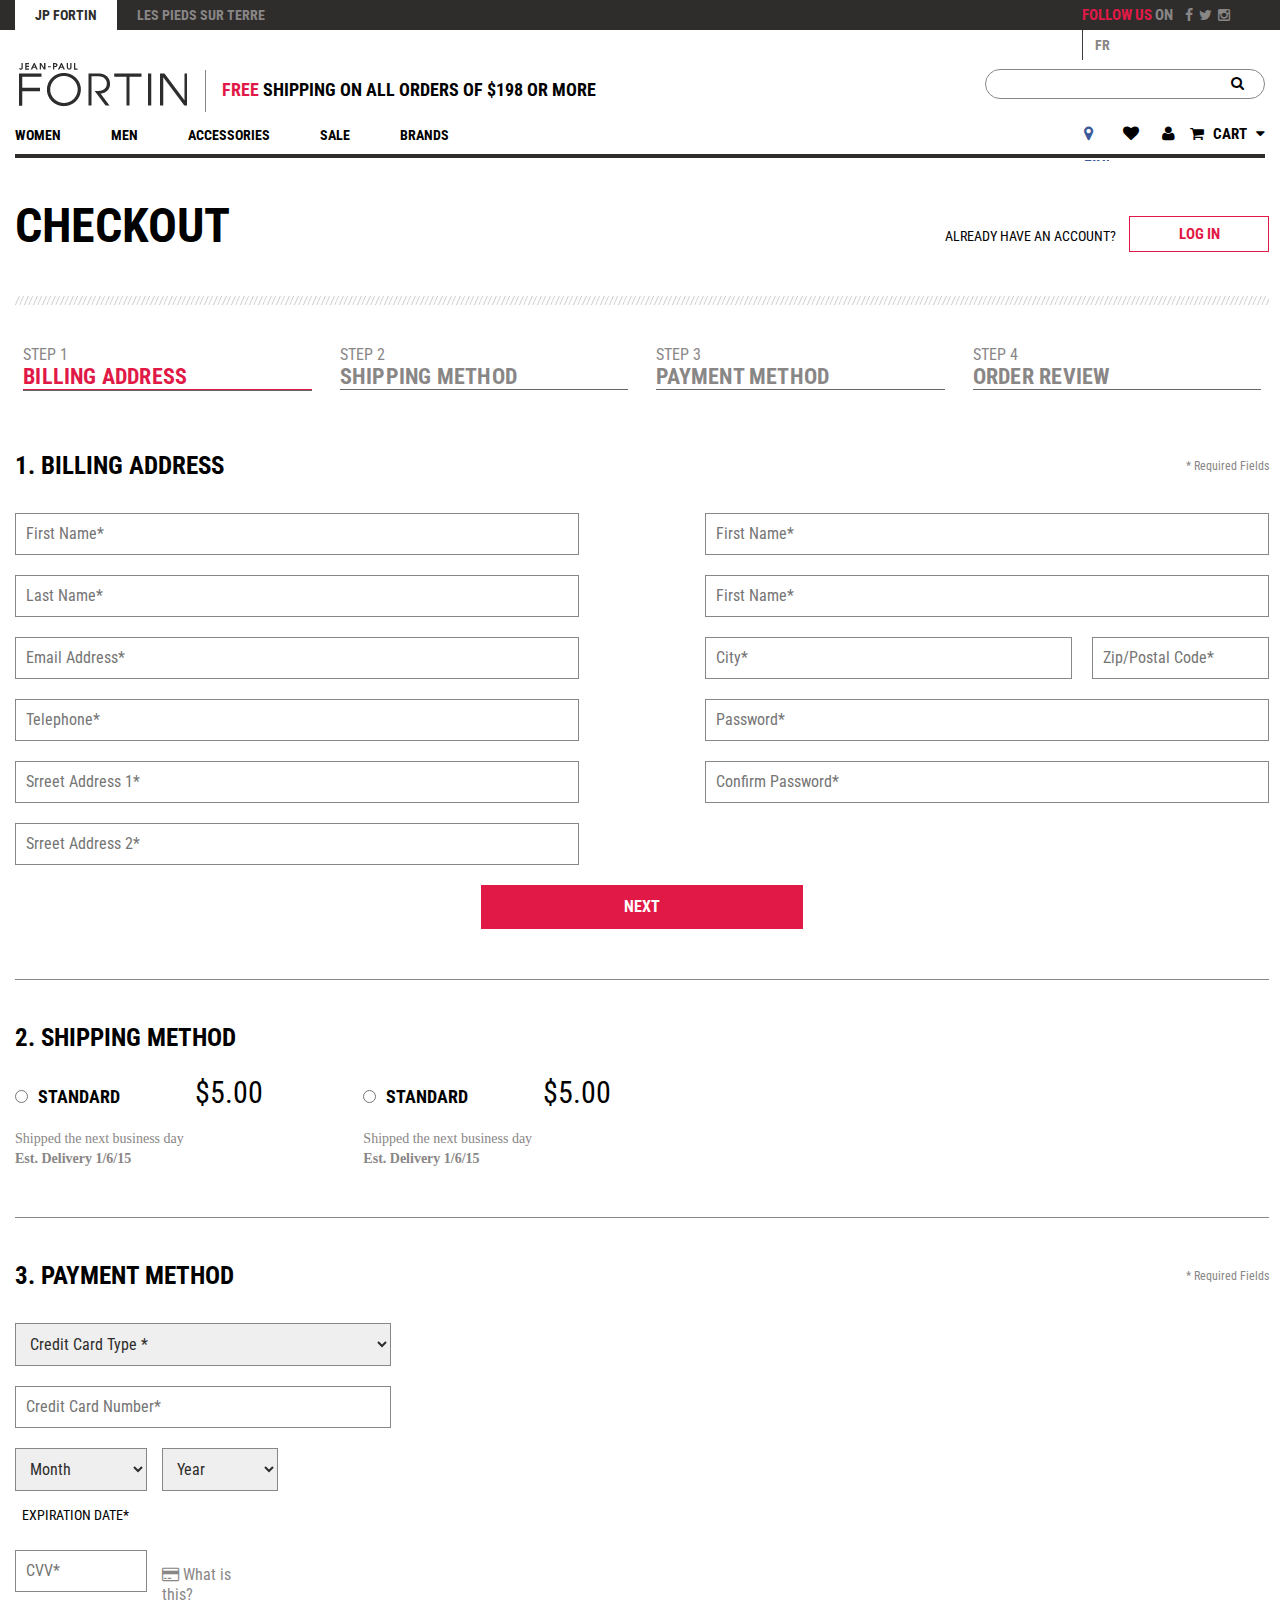
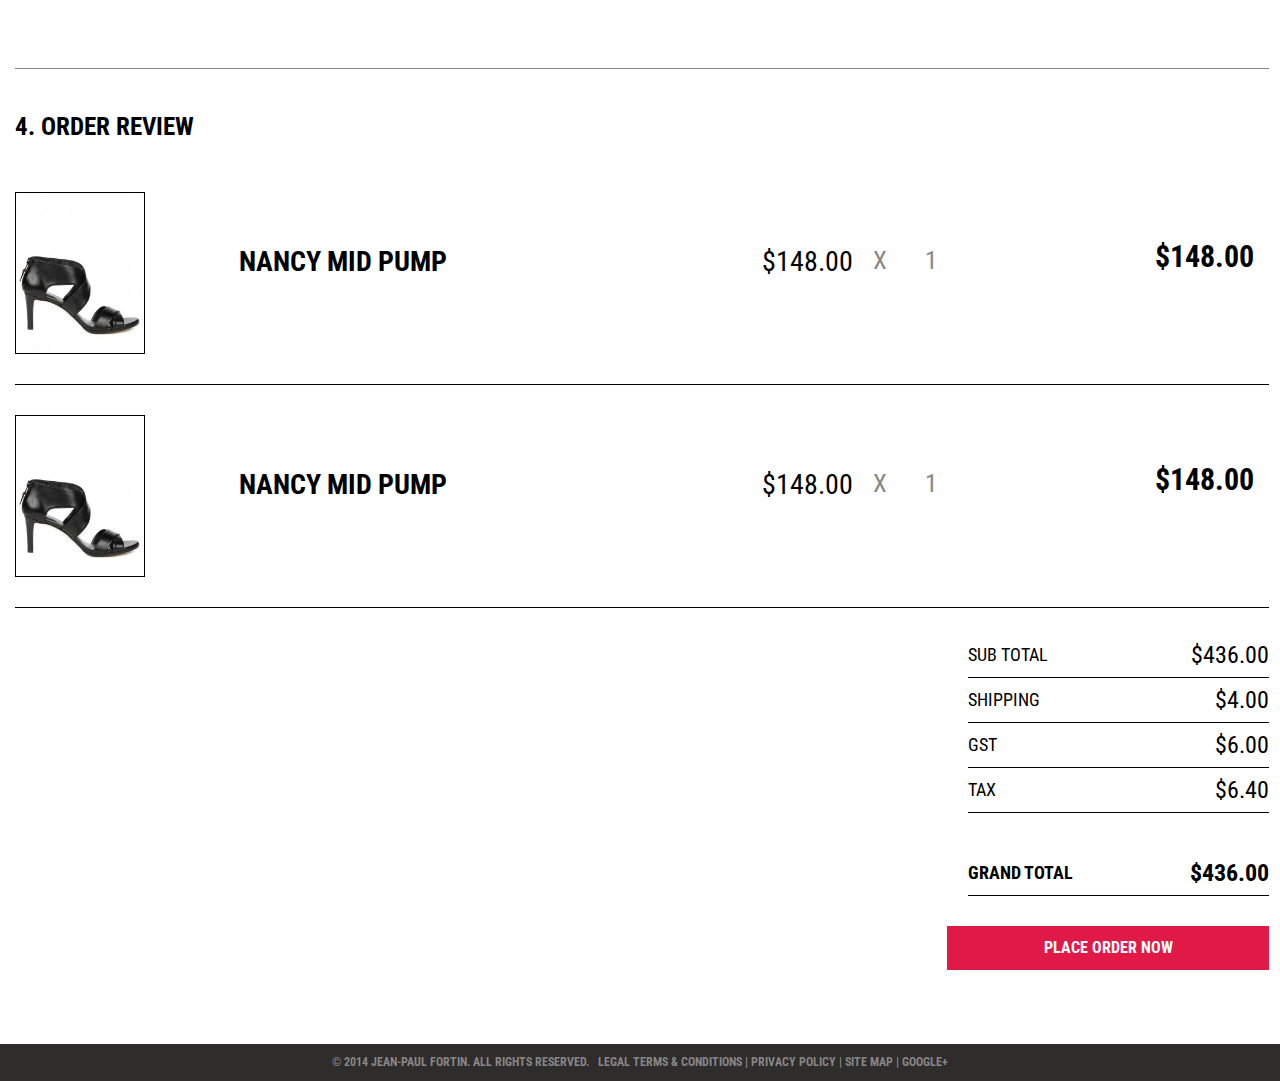
<file: jeanpaulfortin/checkout-page.html>
<!DOCTYPE html PUBLIC "-//W3C//DTD XHTML 1.0 Transitional//EN" "http://www.w3.org/TR/xhtml1/DTD/xhtml1-transitional.dtd">
<html xmlns="http://www.w3.org/1999/xhtml">
<head>
<meta http-equiv="Content-Type" content="text/html; charset=iso-8859-1" />
<meta name="viewport" content="width=device-width, initial-scale=1">
<title>Jeanpaulfortin</title>
<link href="css/style.css" type="text/css" rel="stylesheet" media="screen"/>
<link rel="stylesheet" type="text/css" href="css/bootstrap.css" />
<link rel="stylesheet" type="text/css" href="css/jquery.bxslider.css" />
<link rel="stylesheet" type="text/css" href="css/bootstrap-theme.css" />
<link rel="stylesheet" type="text/css" href="css/font-awesome.css" />
<script src="https://ajax.googleapis.com/ajax/libs/jquery/1.11.1/jquery.min.js"></script>
<script type="text/javascript" src="js/bootstrap.js"></script>
<script src="js/jquery-1.9.1.min.js"></script>
<script type="text/javascript" src="js/accordian.js"></script>
<script src="js/jquery.bxslider.min.js"></script>
<script>
$("document").ready(function($){
    var nav = $('.filter-by');
	var toggle = $('.filters-toggle');
    $(window).scroll(function () {
        if ($(this).scrollTop() > 300) {
            nav.addClass("fixednav");
			toggle.addClass("fixedtoggle");
        } else {
            nav.removeClass("fixednav");
        	 toggle.removeClass("fixedtoggle");
		}
    });
});
</script>
<script>
$(document).ready(function(){
    $(".filters-toggle").click(function(){
        $(".filter-by ul").slideToggle();
    });
});
</script>
<script>
$(document).ready(function(){
  $('.bxslider').bxSlider({
  mode: 'fade',
  auto: true, 
  pause:5000,
});
});
</script>
</head>
<body>
<!--Header Section Start Here-->
<div class="main-Header">
  <!--Top Header Section Start-->
  <div class="top-bar">
    <div class="container">
      <div class="row">
        <div class="col-lg-10">
          <!--Top Header Brand-switcher-->
          <div class="brand-switcher">
            <ul>
              <li class="active current">JP Fortin</li>
              <li><a href="javscript:void(0);">Les pieds sur terre</a></li>
            </ul>
          </div>
          <!--Top Header Brand-switcher-->
        </div>
        <div class="col-lg-2">
          <!--Top Header Social icon-->
          <div class="social-icon">
            <p><strong>Follow us</strong> on</p>
            <ul>
              <li><a href="javascript:void(0);"><i class="fa fa-facebook"></i></a></li>
              <li><a href="javascript:void(0);"><i class="fa fa-twitter"></i></a></li>
              <li><a href="javascript:void(0);"><i class="fa fa-instagram"></i></a></li>
            </ul>
          </div>
          <ul class="form-language">
            <li><a href="javascript:void(0);">FR</a></li>
          </ul>
          <!--Top Header Social icon-->
        </div>
      </div>
    </div>
  </div>
  <!--Top Header Section End-->
  <div class="header-section">
    <div class="container">
      <div class="row">
        <div class="col-lg-7">
          <!--Logo Section Here-->
          <div class="logo"><a href="javascript:void(0);"><img src="images/logo.jpg" /></a></div>
          <div class="tout">
            <p><strong>Free</strong> shipping on all orders of $198 or more</p>
          </div>
          <!--Logo Section End Here-->
        </div>
        <div class="col-lg-5">
          <!--Search Section Here-->
          <div class="form-search">
            <input name="" type="text" class="input-text" />
            <button><i class="fa fa-search"></i></button>
          </div>
          <!--Search Section End Here-->
        </div>
      </div>
    </div>
    <div class="container">
      <!--Navigation Section Start Here-->
      <div class="bottom-bar">
        <nav>
          <ul class="main-menu">
            <li><a href="javascript:void(0);" class="nopad active">Women</a>
              <div class="dropdown">
                <ul class="featurd">
                  <li><a href="javascript:void(0);">New Arrivals</a></li>
                  <li><a href="javascript:void(0);">Best Sellers</a></li>
                  <li><a href="javascript:void(0);">Web Exclusives</a></li>
                  <li><a href="javascript:void(0);">Sale</a></li>
                </ul>
                <ul class="sub-menu">
                  <li class="mat-bot"><a href="javascript:void(0);" class="title">Shoes</a></li>
                  <li><a href="javascript:void(0);">Flats</a></li>
                  <li><a href="javascript:void(0);">Low-mid</a></li>
                  <li><a href="javascript:void(0);">High</a></li>
                  <li><a href="javascript:void(0);">Sport</a></li>
                  <li><a href="javascript:void(0);">Evening</a></li>
                  <li><a href="javascript:void(0);">Slippers</a></li>
                </ul>
                <ul class="sub-menu">
                  <li class="mat-bot"><a href="javascript:void(0);" class="title">Sandals</a></li>
                  <li><a href="javascript:void(0);">Flats</a></li>
                  <li><a href="javascript:void(0);">Low-mid</a></li>
                  <li><a href="javascript:void(0);">High</a></li>
                  <li><a href="javascript:void(0);">Sport</a></li>
                  <li><a href="javascript:void(0);">Evening</a></li>
                  <li><a href="javascript:void(0);">Slippers</a></li>
                </ul>
                <ul class="sub-menu">
                  <li class="mat-bot"><a href="javascript:void(0);" class="title">Boots</a></li>
                  <li><a href="javascript:void(0);">Flats</a></li>
                  <li><a href="javascript:void(0);">Low-mid</a></li>
                  <li><a href="javascript:void(0);">High</a></li>
                  <li><a href="javascript:void(0);">Sport</a></li>
                  <li><a href="javascript:void(0);">Evening</a></li>
                  <li><a href="javascript:void(0);">Slippers</a></li>
                </ul>
              </div>
            </li>
            <li><a href="javascript:void(0);">Men</a>
              <div class="dropdown">
                <ul class="featurd">
                  <li><a href="javascript:void(0);">New Arrivals</a></li>
                  <li><a href="javascript:void(0);">Best Sellers</a></li>
                  <li><a href="javascript:void(0);">Web Exclusives</a></li>
                  <li><a href="javascript:void(0);">Sale</a></li>
                </ul>
                <ul class="sub-menu">
                  <li class="mat-bot"><a href="javascript:void(0);" class="title">Shoes</a></li>
                  <li><a href="javascript:void(0);">Flats</a></li>
                  <li><a href="javascript:void(0);">Low-mid</a></li>
                  <li><a href="javascript:void(0);">High</a></li>
                  <li><a href="javascript:void(0);">Sport</a></li>
                  <li><a href="javascript:void(0);">Evening</a></li>
                  <li><a href="javascript:void(0);">Slippers</a></li>
                </ul>
                <ul class="sub-menu">
                  <li class="mat-bot"><a href="javascript:void(0);" class="title">Sandals</a></li>
                  <li><a href="javascript:void(0);">Flats</a></li>
                  <li><a href="javascript:void(0);">Low-mid</a></li>
                  <li><a href="javascript:void(0);">High</a></li>
                  <li><a href="javascript:void(0);">Sport</a></li>
                  <li><a href="javascript:void(0);">Evening</a></li>
                  <li><a href="javascript:void(0);">Slippers</a></li>
                </ul>
                <ul class="sub-menu">
                  <li class="mat-bot"><a href="javascript:void(0);" class="title">Boots</a></li>
                  <li><a href="javascript:void(0);">Flats</a></li>
                  <li><a href="javascript:void(0);">Low-mid</a></li>
                  <li><a href="javascript:void(0);">High</a></li>
                  <li><a href="javascript:void(0);">Sport</a></li>
                  <li><a href="javascript:void(0);">Evening</a></li>
                  <li><a href="javascript:void(0);">Slippers</a></li>
                </ul>
              </div>
            </li>
            <li><a href="javascript:void(0);">Accessories</a>
              <div class="dropdown">
                <ul class="featurd">
                  <li><a href="javascript:void(0);">New Arrivals</a></li>
                  <li><a href="javascript:void(0);">Best Sellers</a></li>
                  <li><a href="javascript:void(0);">Web Exclusives</a></li>
                  <li><a href="javascript:void(0);">Sale</a></li>
                </ul>
                <ul class="sub-menu">
                  <li class="mat-bot"><a href="javascript:void(0);" class="title">Shoes</a></li>
                  <li><a href="javascript:void(0);">Flats</a></li>
                  <li><a href="javascript:void(0);">Low-mid</a></li>
                  <li><a href="javascript:void(0);">High</a></li>
                  <li><a href="javascript:void(0);">Sport</a></li>
                  <li><a href="javascript:void(0);">Evening</a></li>
                  <li><a href="javascript:void(0);">Slippers</a></li>
                </ul>
                <ul class="sub-menu">
                  <li class="mat-bot"><a href="javascript:void(0);" class="title">Sandals</a></li>
                  <li><a href="javascript:void(0);">Flats</a></li>
                  <li><a href="javascript:void(0);">Low-mid</a></li>
                  <li><a href="javascript:void(0);">High</a></li>
                  <li><a href="javascript:void(0);">Sport</a></li>
                  <li><a href="javascript:void(0);">Evening</a></li>
                  <li><a href="javascript:void(0);">Slippers</a></li>
                </ul>
                <ul class="sub-menu">
                  <li class="mat-bot"><a href="javascript:void(0);" class="title">Boots</a></li>
                  <li><a href="javascript:void(0);">Flats</a></li>
                  <li><a href="javascript:void(0);">Low-mid</a></li>
                  <li><a href="javascript:void(0);">High</a></li>
                  <li><a href="javascript:void(0);">Sport</a></li>
                  <li><a href="javascript:void(0);">Evening</a></li>
                  <li><a href="javascript:void(0);">Slippers</a></li>
                </ul>
              </div>
            </li>
            <li><a href="javascript:void(0);">Sale</a></li>
            <li><a href="javascript:void(0);">Brands</a></li>
          </ul>
        </nav>
        <!--Navigation Section End Here-->
        <!--Quick Icon Section Start Here-->
        <div class="quick-access">
          <div class="links">
            <ul>
              <li class="anim"><a href="javascript:void(0);"><i class="fa fa-map-marker"></i><span class="text">Find a Store</span></a></li>
              <li><a href="javascript:void(0);"><i class="fa fa-heart"></i></a></li>
              <li><a href="javascript:void(0);"><i class="fa fa-user"></i></a></li>
            </ul>
          </div>
          <div class="cartDetail">
            <li><a href="javascript:void(0);"><i class="fa fa-shopping-cart"></i> &nbsp;&nbsp;<span class="text">Cart</span>&nbsp; &nbsp;<i class="fa fa-caret-down"></i> </a> </li>
          </div>
        </div>
        <!--Quick Icon Section End Here-->
      </div>
    </div>
  </div>
</div>
<!--Header Section End Here-->
<!--Checkout page section start Here-->
<div class="container">
<div class="cart-container">
  <div class="page-title">
    <h1>Checkout</h1>
    <div class="buttons-new">
      <p class="already-ac">Already have an account? </p>
      <button type="button" title="Apply Coupon" class="button-set red">LOG iN</button>
    </div>
  </div>
  <div class="divider-full martop"></div>
  <div class="checkout-steps-wrapper">
    <ul class="checkout-steps-list">
      <li class="current"> <a href="#checkout-step-1"> <span>Step 1</span>
        <h3>Billing address</h3>
        </a> </li>
      <li> <a href="#checkout-step-2"> <span>Step 2</span>
        <h3>Shipping method</h3>
        </a> </li>
      <li> <a href="#checkout-step-3"> <span>Step 3</span>
        <h3>Payment method</h3>
        </a> </li>
      <li> <a href="#checkout-step-4"> <span>Step 4</span>
        <h3>Order review</h3>
        </a> </li>
    </ul>
  </div>
  <div class="stepcheckout-container">
    <div class="cheakoutGroup-1">
      <div class="billing-address">
        <div class="title">
          <h2>1. Billing address</h2>
          <p class="required">* Required Fields</p>
        </div>
        <div class="address-con">
          <ul class="address-left">
            <li>
              <input name="" type="text" placeholder="First Name*" />
            </li>
            <li>
              <input name="" type="text" placeholder="Last Name*" />
            </li>
            <li>
              <input name="" type="text" placeholder="Email Address*" />
            </li>
            <li>
              <input name="" type="text" placeholder="Telephone*" />
            </li>
            <li>
              <input name="" type="text" placeholder="Srreet Address 1*" />
            </li>
            <li>
              <input name="" type="text" placeholder="Srreet Address 2*" />
            </li>
          </ul>
          <ul class="address-right">
            <li>
              <input name="" type="text" placeholder="First Name*" />
            </li>
            <li>
              <input name="" type="text" placeholder="First Name*" />
            </li>
            <li>
              <div class="city">
                <input name="" type="text" placeholder="City*" />
              </div>
              <div class="code pl20">
                <input name="" type="text" placeholder="Zip/Postal Code*" />
              </div>
            </li>
            <li>
              <input name="" type="text" placeholder="Password*" />
            </li>
            <li>
              <input name="" type="text" placeholder="Confirm Password*" />
            </li>
          </ul>
        </div>
        <div class="refreshshippingmethod-button">
          <button type="button" class="large flnone"><span><span>Next</span></span></button>
        </div>
      </div>
      <div class="shipping-address" style="display:none;">
        <div class="title">
          <h2>Shipping address</h2>
        </div>
        <div class="address-con">
          <ul class="address-left">
            <li>
              <input name="" type="text" placeholder="First Name*" />
            </li>
            <li>
              <input name="" type="text" placeholder="Last Name*" />
            </li>
            <li>
              <input name="" type="text" placeholder="Email Address*" />
            </li>
            <li>
              <input name="" type="text" placeholder="Telephone*" />
            </li>
            <li>
              <input name="" type="text" placeholder="Srreet Address 1*" />
            </li>
            <li>
              <input name="" type="text" placeholder="Srreet Address 2*" />
            </li>
          </ul>
          <ul class="address-right">
            <li>
              <input name="" type="text" placeholder="First Name*" />
            </li>
            <li>
              <input name="" type="text" placeholder="First Name*" />
            </li>
            <li>
              <div class="city">
                <input name="" type="text" placeholder="City*" />
              </div>
              <div class="code pl20">
                <input name="" type="text" placeholder="Zip/Postal Code*" />
              </div>
            </li>
            <li>
              <input name="" type="text" placeholder="Password*" />
            </li>
            <li>
              <input name="" type="text" placeholder="Confirm Password*" />
            </li>
          </ul>
        </div>
        <div class="refreshshippingmethod-button">
          <button type="button" class="large flnone"><span><span>Next</span></span></button>
        </div>
      </div>
    </div>
    <div class="cheakoutGroup-2 checkout-step">
      <div class="shiping-add">
        <div class="title">
          <h2>2. Shipping Method</h2>
        </div>
      </div>
      <ul class="shipping-standard">
        <li>
          <label>
          <input name="" type="radio" value="" />
          </label>
          <span><strong>Standard</strong></span><span class="price">$5.00</span><br />
          <p class="info">Shipped the next business day <br>
            <strong>Est. Delivery 1/6/15</strong></p>
        </li>
        <li>
          <label>
          <input name="" type="radio" value="" />
          </label>
          <span><strong>Standard</strong></span><span class="price">$5.00</span>
          <p class="info">Shipped the next business day <br>
            <strong>Est. Delivery 1/6/15</strong></p>
        </li>
      </ul>
    </div>
    <div class="cheakoutGroup-3 checkout-step">
      <div class="payment-container">
        <div class="title">
          <h2>3. Payment method</h2>
          <p class="required">* Required Fields</p>
        </div>
        <ul class="payment-method">
          <li>
            <select name="">
              <option>Credit Card Type *</option>
            </select>
          </li>
          <li>
            <input name="" type="text" placeholder="Credit Card Number*" />
          </li>
          <li>
            <div class="month">
              <select name="">
                <option>Month</option>
              </select>
            </div>
            <div class="year">
              <select name="">
                <option>Year</option>
              </select>
            </div>
            <label>Expiration Date*</label>
          </li>
          <li>
            <div class="crd-no">
              <input name="" type="text" placeholder="CVV*" />
            </div>
            <div class="icon-plus"> <a href="javascript:void(0);"><i class="fa fa-credit-card"></i> What is this?</a> </div>
          </li>
        </ul>
      </div>
    </div>
    <div class="cheakoutGroup-4 checkout-step PB0">
      <div class="payment-container">
        <div class="title">
          <h2>4. Order review</h2>
        </div>
      </div>
      <div class="cart-detail">
        <ul>
          <li>
            <div class="col-lg-2">
              <div class="cart-img"><img src="images/33023380ja475.jpg" /></div>
            </div>
            <div class="col-lg-5">
              <div class="description MT60">
                <h1>Nancy Mid Pump</h1>
              </div>
            </div>
            <div class="col-lg-3">
              <div class="col-price"> <span class="cart-price"> <span class="price">$148.00</span> </span>
                <div class="times">X</div>
                <div class="times">1</div>
              </div>
            </div>
            <div class="col-lg-2">
              <div class="col-subtotal"> <span class="cart-price"> <span class="price">$148.00</span> </span> </div>
            </div>
          </li>
          <li>
            <div class="col-lg-2">
              <div class="cart-img"><img src="images/33023380ja475.jpg" /></div>
            </div>
            <div class="col-lg-5">
              <div class="description MT60">
                <h1>Nancy Mid Pump</h1>
              </div>
            </div>
            <div class="col-lg-3">
              <div class="col-price"> <span class="cart-price"> <span class="price">$148.00</span> </span>
                <div class="times">X</div>
                <div class="times">1</div>
              </div>
            </div>
            <div class="col-lg-2">
              <div class="col-subtotal"> <span class="cart-price"> <span class="price">$148.00</span> </span> </div>
            </div>
          </li>
        </ul>
      </div>
    </div>
  </div>
  
  <div class="checkout-form">
    <div class="totals">
      <div class="sub-total"> <span class="sub-tot">Sub total</span> <span class="price-total">$436.00</span> </div>
      <div class="sub-total"> <span class="sub-tot">Shipping</span> <span class="price-total">$4.00</span> </div>
      <div class="sub-total"> <span class="sub-tot">GST</span> <span class="price-total">$6.00</span> </div>
      <div class="sub-total"> <span class="sub-tot">TAX</span> <span class="price-total">$6.40</span> </div>
      <div class="grand-total"> <span class="grand">Grand Total</span> <span class="grand-bold">$436.00</span> </div>
      <button class="large MR30">Place order now</button>
    </div>
  </div>
</div>
</div>
<!--Checkout page section end Here-->
<!--Footer Section Start Here-->
<p>&nbsp;</p>
<p>&nbsp;</p>
<footer>
  <!--Copyright here-->
  <div class="bottom-container">
    <p>&copy; 2014 Jean-Paul Fortin. All rights reserved.</p>
    <ul>
      <li><a href="javascript:void(0);">Legal Terms &amp; Conditions</a></li>
      <li><a href="javascript:void(0);">Privacy Policy</a></li>
      <li><a href="javascript:void(0);">Site Map</a></li>
      <li><a target="_blank" rel="publisher" href="javascript:void(0);">Google+</a></li>
    </ul>
  </div>
  <!--Copyright here-->
</footer>
<!--Footer Section End Here-->
</body>
</html>
</file>
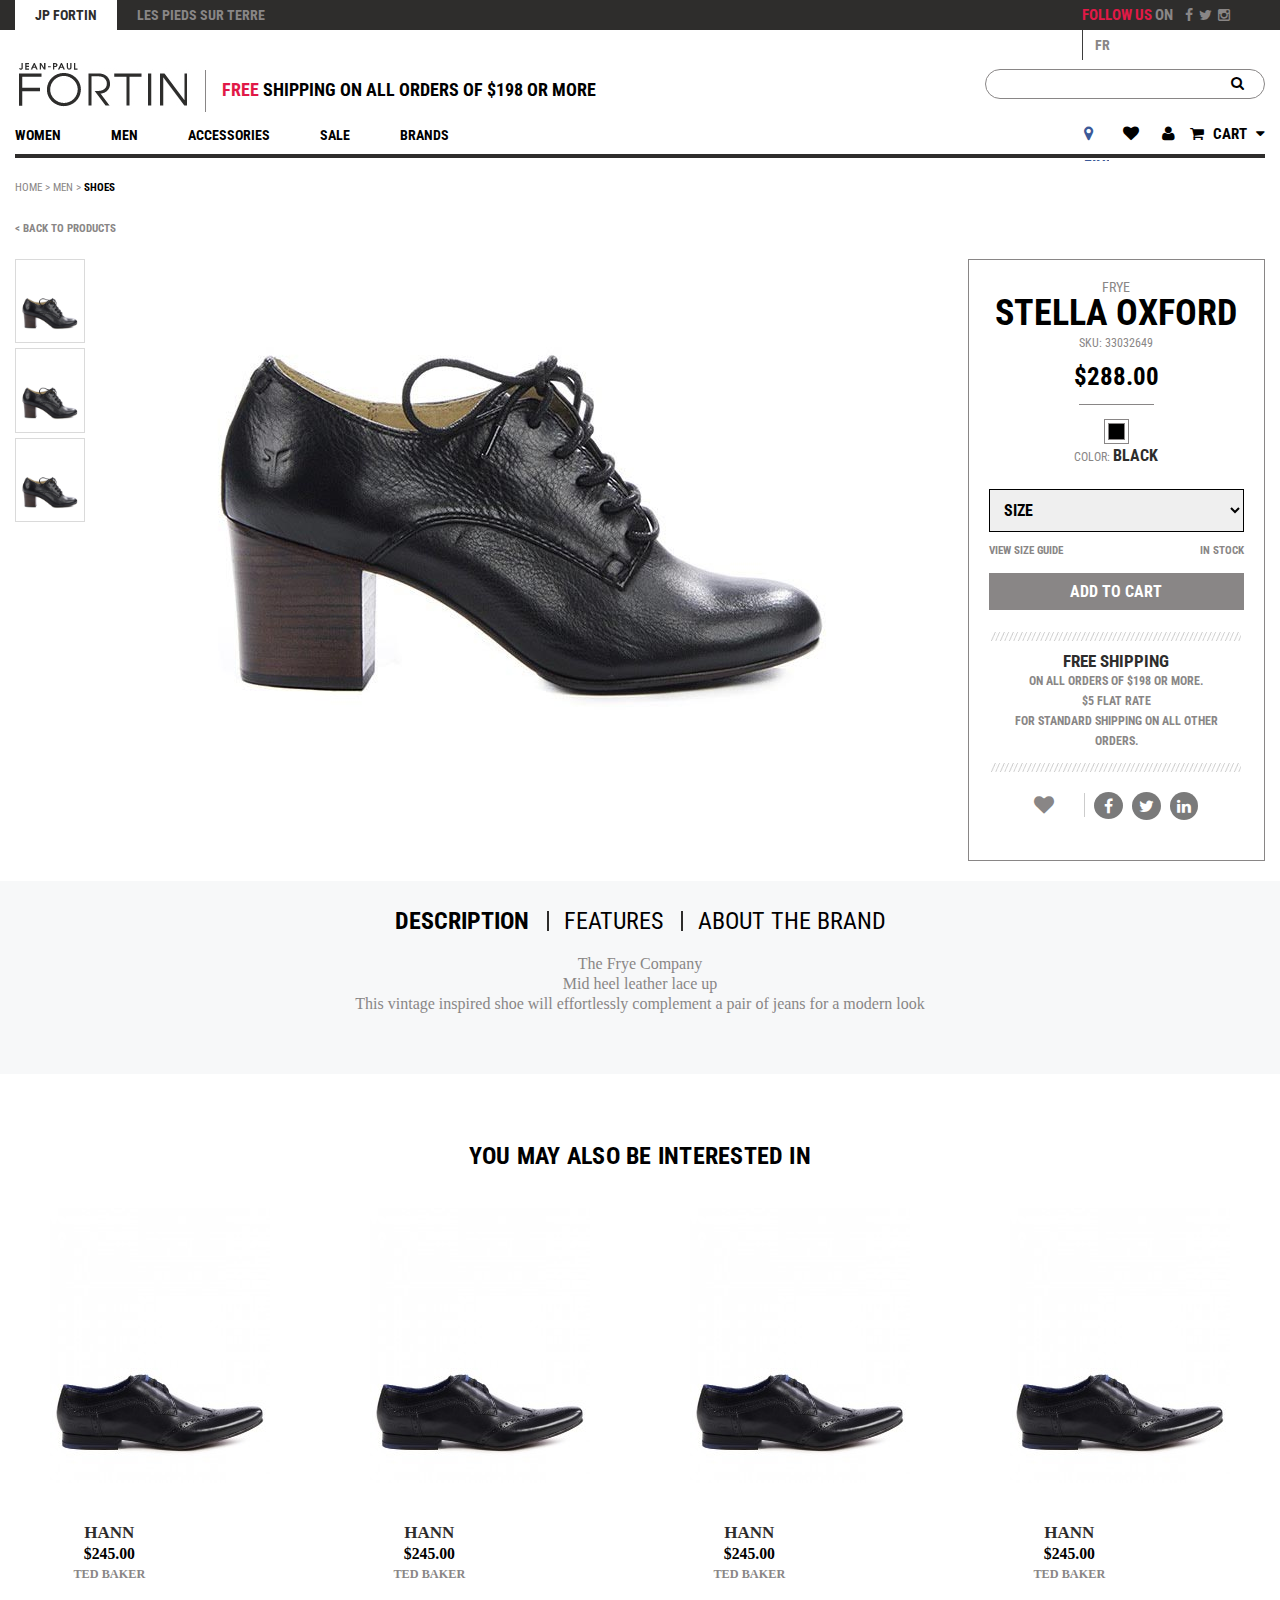
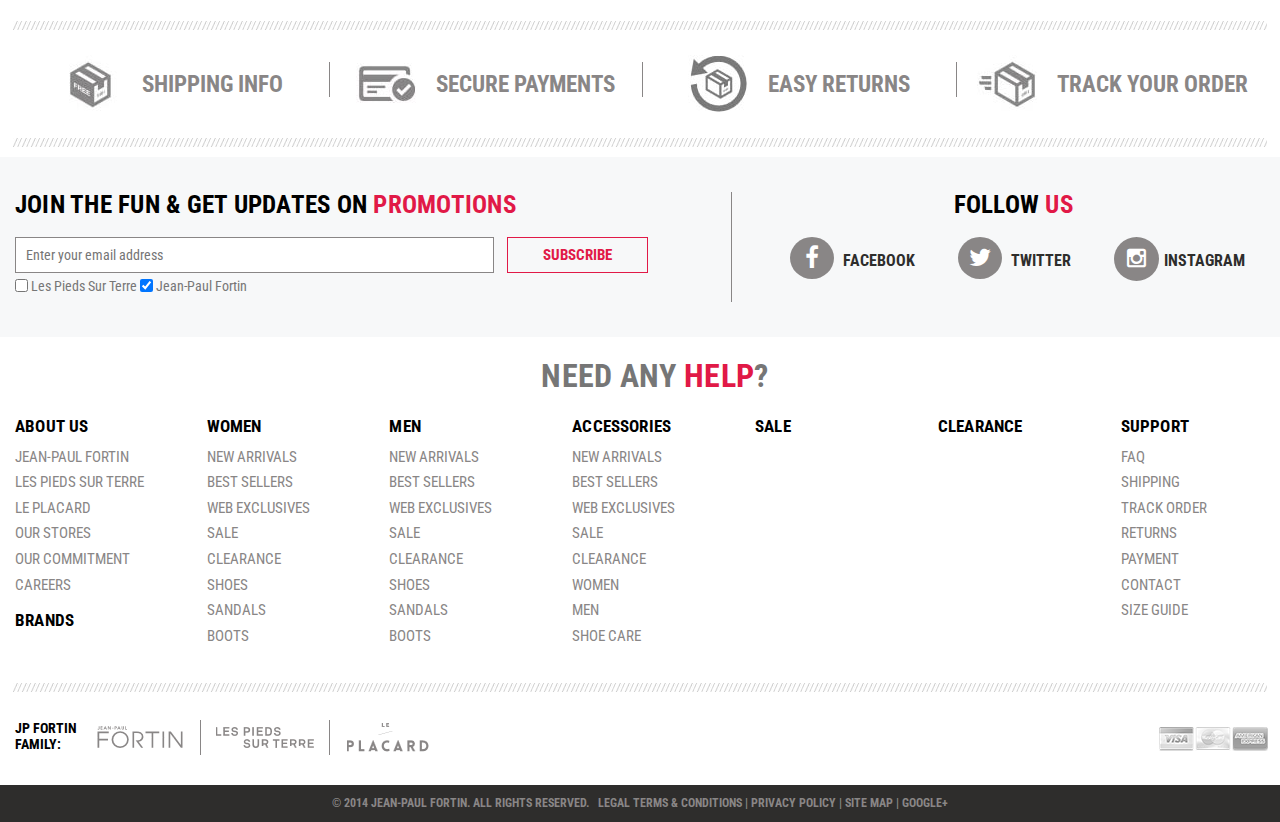
<file: jeanpaulfortin/product-page.html>
<!DOCTYPE html PUBLIC "-//W3C//DTD XHTML 1.0 Transitional//EN" "http://www.w3.org/TR/xhtml1/DTD/xhtml1-transitional.dtd">
<html xmlns="http://www.w3.org/1999/xhtml">
<head>
<meta http-equiv="Content-Type" content="text/html; charset=iso-8859-1" />
<meta name="viewport" content="width=device-width, initial-scale=1">
<title>Jeanpaulfortin</title>
<link href="css/style.css" type="text/css" rel="stylesheet" media="screen"/>
<link rel="stylesheet" type="text/css" href="css/bootstrap.css" />
<link rel="stylesheet" type="text/css" href="css/jquery.bxslider.css" />
<link rel="stylesheet" type="text/css" href="css/bootstrap-theme.css" />
<link rel="stylesheet" type="text/css" href="css/font-awesome.css" />
<script src="https://ajax.googleapis.com/ajax/libs/jquery/1.11.1/jquery.min.js"></script>
<script type="text/javascript" src="js/bootstrap.js"></script>
<script src="js/jquery-1.9.1.min.js"></script>
<script type="text/javascript" src="js/accordian.js"></script>
<script src="js/jquery.bxslider.min.js"></script>
<script>
$("document").ready(function($){
    var nav = $('.filter-by');
	var toggle = $('.filters-toggle');
    $(window).scroll(function () {
        if ($(this).scrollTop() > 300) {
            nav.addClass("fixednav");
			toggle.addClass("fixedtoggle");
        } else {
            nav.removeClass("fixednav");
        	 toggle.removeClass("fixedtoggle");
		}
    });
});
</script>
<script>
$(document).ready(function(){
    $(".filters-toggle").click(function(){
        $(".filter-by ul").slideToggle();
    });
});
</script>
<script>
$(document).ready(function(){
  $('.bxslider').bxSlider({
  mode: 'fade',
  auto: true, 
  pause:5000,
});
});
</script>
</head>
<body>
<!--Header Section Start Here-->
<div class="main-Header">
  <!--Top Header Section Start-->
  <div class="top-bar">
    <div class="container">
      <div class="row">
        <div class="col-lg-10">
          <!--Top Header Brand-switcher-->
          <div class="brand-switcher">
            <ul>
              <li class="active current">JP Fortin</li>
              <li><a href="javscript:void(0);">Les pieds sur terre</a></li>
            </ul>
          </div>
          <!--Top Header Brand-switcher-->
        </div>
        <div class="col-lg-2">
          <!--Top Header Social icon-->
          <div class="social-icon">
            <p><strong>Follow us</strong> on</p>
            <ul>
              <li><a href="javascript:void(0);"><i class="fa fa-facebook"></i></a></li>
              <li><a href="javascript:void(0);"><i class="fa fa-twitter"></i></a></li>
              <li><a href="javascript:void(0);"><i class="fa fa-instagram"></i></a></li>
            </ul>
          </div>
          <ul class="form-language">
            <li><a href="javascript:void(0);">FR</a></li>
          </ul>
          <!--Top Header Social icon-->
        </div>
      </div>
    </div>
  </div>
  <!--Top Header Section End-->
  <div class="header-section">
    <div class="container">
      <div class="row">
        <div class="col-lg-7">
          <!--Logo Section Here-->
          <div class="logo"><a href="javascript:void(0);"><img src="images/logo.jpg" /></a></div>
          <div class="tout">
            <p><strong>Free</strong> shipping on all orders of $198 or more</p>
          </div>
          <!--Logo Section End Here-->
        </div>
        <div class="col-lg-5">
          <!--Search Section Here-->
          <div class="form-search">
            <input name="" type="text" class="input-text" />
            <button><i class="fa fa-search"></i></button>
          </div>
          <!--Search Section End Here-->
        </div>
      </div>
    </div>
    <div class="container">
      <!--Navigation Section Start Here-->
      <div class="bottom-bar">
        <nav>
          <ul class="main-menu">
            <li><a href="javascript:void(0);" class="nopad active">Women</a>
              <div class="dropdown">
                <ul class="featurd">
                  <li><a href="javascript:void(0);">New Arrivals</a></li>
                  <li><a href="javascript:void(0);">Best Sellers</a></li>
                  <li><a href="javascript:void(0);">Web Exclusives</a></li>
                  <li><a href="javascript:void(0);">Sale</a></li>
                </ul>
                <ul class="sub-menu">
                  <li class="mat-bot"><a href="javascript:void(0);" class="title">Shoes</a></li>
                  <li><a href="javascript:void(0);">Flats</a></li>
                  <li><a href="javascript:void(0);">Low-mid</a></li>
                  <li><a href="javascript:void(0);">High</a></li>
                  <li><a href="javascript:void(0);">Sport</a></li>
                  <li><a href="javascript:void(0);">Evening</a></li>
                  <li><a href="javascript:void(0);">Slippers</a></li>
                </ul>
                <ul class="sub-menu">
                  <li class="mat-bot"><a href="javascript:void(0);" class="title">Sandals</a></li>
                  <li><a href="javascript:void(0);">Flats</a></li>
                  <li><a href="javascript:void(0);">Low-mid</a></li>
                  <li><a href="javascript:void(0);">High</a></li>
                  <li><a href="javascript:void(0);">Sport</a></li>
                  <li><a href="javascript:void(0);">Evening</a></li>
                  <li><a href="javascript:void(0);">Slippers</a></li>
                </ul>
                <ul class="sub-menu">
                  <li class="mat-bot"><a href="javascript:void(0);" class="title">Boots</a></li>
                  <li><a href="javascript:void(0);">Flats</a></li>
                  <li><a href="javascript:void(0);">Low-mid</a></li>
                  <li><a href="javascript:void(0);">High</a></li>
                  <li><a href="javascript:void(0);">Sport</a></li>
                  <li><a href="javascript:void(0);">Evening</a></li>
                  <li><a href="javascript:void(0);">Slippers</a></li>
                </ul>
              </div>
            </li>
            <li><a href="javascript:void(0);">Men</a>
              <div class="dropdown">
                <ul class="featurd">
                  <li><a href="javascript:void(0);">New Arrivals</a></li>
                  <li><a href="javascript:void(0);">Best Sellers</a></li>
                  <li><a href="javascript:void(0);">Web Exclusives</a></li>
                  <li><a href="javascript:void(0);">Sale</a></li>
                </ul>
                <ul class="sub-menu">
                  <li class="mat-bot"><a href="javascript:void(0);" class="title">Shoes</a></li>
                  <li><a href="javascript:void(0);">Flats</a></li>
                  <li><a href="javascript:void(0);">Low-mid</a></li>
                  <li><a href="javascript:void(0);">High</a></li>
                  <li><a href="javascript:void(0);">Sport</a></li>
                  <li><a href="javascript:void(0);">Evening</a></li>
                  <li><a href="javascript:void(0);">Slippers</a></li>
                </ul>
                <ul class="sub-menu">
                  <li class="mat-bot"><a href="javascript:void(0);" class="title">Sandals</a></li>
                  <li><a href="javascript:void(0);">Flats</a></li>
                  <li><a href="javascript:void(0);">Low-mid</a></li>
                  <li><a href="javascript:void(0);">High</a></li>
                  <li><a href="javascript:void(0);">Sport</a></li>
                  <li><a href="javascript:void(0);">Evening</a></li>
                  <li><a href="javascript:void(0);">Slippers</a></li>
                </ul>
                <ul class="sub-menu">
                  <li class="mat-bot"><a href="javascript:void(0);" class="title">Boots</a></li>
                  <li><a href="javascript:void(0);">Flats</a></li>
                  <li><a href="javascript:void(0);">Low-mid</a></li>
                  <li><a href="javascript:void(0);">High</a></li>
                  <li><a href="javascript:void(0);">Sport</a></li>
                  <li><a href="javascript:void(0);">Evening</a></li>
                  <li><a href="javascript:void(0);">Slippers</a></li>
                </ul>
              </div>
            </li>
            <li><a href="javascript:void(0);">Accessories</a>
              <div class="dropdown">
                <ul class="featurd">
                  <li><a href="javascript:void(0);">New Arrivals</a></li>
                  <li><a href="javascript:void(0);">Best Sellers</a></li>
                  <li><a href="javascript:void(0);">Web Exclusives</a></li>
                  <li><a href="javascript:void(0);">Sale</a></li>
                </ul>
                <ul class="sub-menu">
                  <li class="mat-bot"><a href="javascript:void(0);" class="title">Shoes</a></li>
                  <li><a href="javascript:void(0);">Flats</a></li>
                  <li><a href="javascript:void(0);">Low-mid</a></li>
                  <li><a href="javascript:void(0);">High</a></li>
                  <li><a href="javascript:void(0);">Sport</a></li>
                  <li><a href="javascript:void(0);">Evening</a></li>
                  <li><a href="javascript:void(0);">Slippers</a></li>
                </ul>
                <ul class="sub-menu">
                  <li class="mat-bot"><a href="javascript:void(0);" class="title">Sandals</a></li>
                  <li><a href="javascript:void(0);">Flats</a></li>
                  <li><a href="javascript:void(0);">Low-mid</a></li>
                  <li><a href="javascript:void(0);">High</a></li>
                  <li><a href="javascript:void(0);">Sport</a></li>
                  <li><a href="javascript:void(0);">Evening</a></li>
                  <li><a href="javascript:void(0);">Slippers</a></li>
                </ul>
                <ul class="sub-menu">
                  <li class="mat-bot"><a href="javascript:void(0);" class="title">Boots</a></li>
                  <li><a href="javascript:void(0);">Flats</a></li>
                  <li><a href="javascript:void(0);">Low-mid</a></li>
                  <li><a href="javascript:void(0);">High</a></li>
                  <li><a href="javascript:void(0);">Sport</a></li>
                  <li><a href="javascript:void(0);">Evening</a></li>
                  <li><a href="javascript:void(0);">Slippers</a></li>
                </ul>
              </div>
            </li>
            <li><a href="javascript:void(0);">Sale</a></li>
            <li><a href="javascript:void(0);">Brands</a></li>
          </ul>
        </nav>
        <!--Navigation Section End Here-->
        <!--Quick Icon Section Start Here-->
        <div class="quick-access">
          <div class="links">
            <ul>
              <li class="anim"><a href="javascript:void(0);"><i class="fa fa-map-marker"></i><span class="text">Find a Store</span></a></li>
              <li><a href="javascript:void(0);"><i class="fa fa-heart"></i></a></li>
              <li><a href="javascript:void(0);"><i class="fa fa-user"></i></a></li>
            </ul>
          </div>
          <div class="cartDetail">
            <li><a href="javascript:void(0);"><i class="fa fa-shopping-cart"></i> &nbsp;&nbsp;<span class="text">Cart</span>&nbsp; &nbsp;<i class="fa fa-caret-down"></i> </a> </li>
          </div>
        </div>
        <!--Quick Icon Section End Here-->
      </div>
    </div>
  </div>
</div>
<!--Header Section End Here-->
<!--Breadcrumbs and select calegory Section Start Here-->
<div class="container">
  <!--Breadcrumbs Section Start Here-->
  <div class="breadcrumbs">
    <ul>
      <li> <a href="javascript:void(0);"> <span> Home </span> </a> <span>&gt; </span> </li>
      <li> <a href="javascript:void(0);"> <span> Men </span> </a> <span>&gt; </span> </li>
      <li> <strong>Shoes</strong> </li>
    </ul>
  </div>
  <!--Product page start here-->
  <div class="product-page">
    <div class="product-back-link"> <a href="javascript:void(0)">&lt; Back to Products</a> </div>
    <div class="product-view">
      <div class="row">
        <div class="col-lg-9">
          <div class="product-img-box">
            <div class="more-view">
              <ul>
                <li><a href="javascript:void(0);"><img src="images/33032649ja288.jpg" /></a></li>
                <li><a href="javascript:void(0);"><img src="images/33032649ja288.jpg" /></a></li>
                <li><a href="javascript:void(0);"><img src="images/33032649ja288.jpg" /></a></li>
              </ul>
            </div>
            <div class="product-image-zoom"> <img src="images/images-001.jpg" /> </div>
          </div>
        </div>
        <div class="col-lg-3">
          <div class="product-shop">
            <p class="brand">Frye</p>
            <h1 class="product-name">Stella Oxford</h1>
            <p class="product-sku">SKU: 33032649</p>
            <div class="price-box"> <span class="regular-price"> <span class="price">$288.00</span> </span> </div>
            <div class="product-options">
              <ul class="color-swatches">
                <li class="current"><a title="black" style="background:#000000;"></a></li>
              </ul>
              <p class="current-color"> Color: <span class="value"> black </span> </p>
              <div class="product-configure">
                <div class="input-box">
                  <select class="required-entry super-attribute-select" id="attribute154" name="super_attribute[154]">
                    <option value="">Size</option>
                    <option value="52" price="0">7</option>
                  </select>
                </div>
              </div>
            </div>
            <div class="extra-infos">
              <p class="size-guide"> <a target="_blank" id="size-guide" href="http://www.jeanpaulfortin.com/en/size-guide/">View Size Guide</a> </p>
              <p class="stock-level">In Stock</p>
            </div>
            <div class="add-to-box">
              <div class="add-to-cart">
                <input type="hidden" value="0" id="qty" name="qty">
                <button onclick="productAddToCartForm.submit(this)" class="button btn-cart" title="Add to Cart" id="prodct-add-to-cart-button" type="button" disabled="disabled">Add to Cart</button>
              </div>
            </div>
            <div class="divider divider martop"></div>
            <div class="shipping-info">
              <h4><span>FREE SHIPPING</span></h4>
              <p>On all orders of $198 or more.</p>
              <p>$5 FLAT RATE</p>
              <p>For standard shipping on all other orders.</p>
            </div>
            <div class="divider"></div>
            <ul class="share-links">
              <li> <a  class="brd" href="javascript:void(0);"><i class="fa fa-heart"></i></a> </li>
              <li> <a  href="javascript:void(0);"><i class="fa fa-facebook"></i> </a> </li>
              <li> <a  href="javascript:void(0);"><i class="fa fa-twitter"></i></a> </li>
              <li> <a  href="javascript:void(0);"><i class="fa fa-linkedin"></i></a> </li>
            </ul>
          </div>
        </div>
      </div>
    </div>
    <!--Product page start here-->
  </div>
</div>
<!--Breadcrumbs Section End Here-->
<div class="product-info">
  <div class="container">
    <ul class="product-features">
      <li class="active"><a href="javascript:void(0);">Description</a></li>
      <li><a href="javascript:void(0);">Features</a></li>
      <li><a href="javascript:void(0);">About The Brand</a></li>
    </ul>
    <div class="text">
      <ul>
        <li>The Frye Company</li>
        <li>Mid heel leather lace up</li>
        <li>This vintage inspired shoe will effortlessly complement a pair of jeans for a modern look</li>
      </ul>
    </div>
  </div>
</div>
<div class="container">
  <div class="product-collateral">
    <div class="block block-related">
      <h3>You may also be interested in</h3>
      <ul class="products-grid-listing">
        <li class="item"> <a href="javascript:void(0);" class="product-image"> <img src="images/43011485ja245.jpg" alt="Hann"> </a>
          <div class="info">
            <h2 class="product-name"><a href="javascript:void(0);">Hann</a></h2>
            <div class="price-box"> <span class="regular-price"> <span class="price">$245.00</span> </span> </div>
            <p class="brand">Ted Baker</p>
          </div>
        </li>
        <li class="item"> <a href="javascript:void(0);" class="product-image"> <img src="images/43011485ja245.jpg" alt="Hann"> </a>
          <div class="info">
            <h2 class="product-name"><a href="javascript:void(0);">Hann</a></h2>
            <div class="price-box"> <span class="regular-price"> <span class="price">$245.00</span> </span> </div>
            <p class="brand">Ted Baker</p>
          </div>
        </li>
        <li class="item"> <a href="javascript:void(0);" class="product-image"> <img src="images/43011485ja245.jpg" alt="Hann"> </a>
          <div class="info">
            <h2 class="product-name"><a href="javascript:void(0);">Hann</a></h2>
            <div class="price-box"> <span class="regular-price"> <span class="price">$245.00</span> </span> </div>
            <p class="brand">Ted Baker</p>
          </div>
        </li>
        <li class="item"> <a href="javascript:void(0);" class="product-image"> <img src="images/43011485ja245.jpg" alt="Hann"> </a>
          <div class="info">
            <h2 class="product-name"><a href="javascript:void(0);">Hann</a></h2>
            <div class="price-box"> <span class="regular-price"> <span class="price">$245.00</span> </span> </div>
            <p class="brand">Ted Baker</p>
          </div>
        </li>
      </ul>
    </div>
  </div>
</div>
<!--Product page End here-->
<!--Brand Logo Section Start Here-->
<!--Footer Section Start Here-->
<footer>
  <div class="container">
    <div class="divider martop"></div>
    <!--Policy icon Start Here-->
    <div class="support">
      <ul>
        <li> <a href="javascript:void(0);"> <span class="icon"><img src="images/img-1.jpg" /></span> <span class="text">Shipping Info</span> </a> </li>
        <li> <a href="javascript:void(0);"> <span class="icon"><img src="images/img-2.jpg" /></span> <span class="text">Secure Payments</span> </a> </li>
        <li> <a href="javascript:void(0);"> <span class="icon"><img src="images/img-3.jpg" /></span> <span class="text">Easy Returns</span> </a> </li>
        <li> <a href="javascript:void(0);"> <span class="icon"><img src="images/img-4.jpg" /></span> <span class="text">Track Your Order</span> </a> </li>
      </ul>
    </div>
    <!--Policy icon End Here-->
    <div class="divider marbottom"></div>
  </div>
  <!--Promotions and social icon Start Here-->
  <div class="social">
    <div class="container">
      <div class="row">
        <div class="col-lg-7">
          <!--Promotions box Start-->
          <div class="block block-subscribe"> <span class="heading">Join the fun &amp; get updates on <span>promotions</span></span>
            <input type="hidden" value="IbAFrhP1453RqEDc" name="form_key">
            <div class="input-box">
              <input type="email" placeholder="Enter your email address" class="input-text required-entry validate-email" title="Sign up for our newsletter" id="newsletter" name="email">
              <div>
                <input type="checkbox" class="checkbox validate-one-required" value="502e94f087" name="list[502e94f087][subscribed]" style="display:inline;" id="chk_502e94f087">
                Les Pieds Sur Terre
                <input type="checkbox" checked="" class="checkbox" value="016cb6f859" name="list[016cb6f859][subscribed]" style="display:inline;" id="chk_016cb6f859">
                Jean-Paul Fortin </div>
              <input type="hidden" value="English" name="language">
            </div>
            <div class="actions">
              <button class="button-set red" type="submit">Subscribe</button>
            </div>
            <input type="hidden" id="form-state" value="" name="state">
            <div style="display:none;" class="message"></div>
          </div>
          <!--Promotions box End-->
        </div>
        <div class="col-lg-5">
          <!--Follow us Start-->
          <div class="follow"> <span class="heading">Follow <span>us</span></span>
            <ul>
              <li><a target="_blank" href="javascript:void(0);"><i class="fa fa-facebook"></i> Facebook </a></li>
              <li><a target="_blank" href="javascript:void(0);"><i class="fa fa-twitter"></i> Twitter </a></li>
              <li><a target="_blank" href="javascript:void(0);"><i class="fa fa-instagram"></i>Instagram </a></li>
            </ul>
          </div>
          <!--Follow us Start-->
        </div>
      </div>
    </div>
  </div>
  <!--Promotions and social icon End Here-->
  <div class="container">
    <!--Footer Menu Navigation Start Here-->
    <div class="footer-nav wrapper"> <span class="headlabel">Need any <span>help</span>?</span>
      <!-- menu column section 1 -->
      <div class="col first"> <span class="parent heading"><a href="http://www.jeanpaulfortin.com/en/about-jean-paul-fortin/">About Us</a></span>
        <ul>
          <li><a href="javascript:void(0);">Jean-Paul Fortin</a></li>
          <li><a href="javascript:void(0);">Les Pieds sur Terre</a></li>
          <li><a href="javascript:void(0);">Le Placard</a></li>
          <li><a href="javascript:void(0);">Our Stores</a></li>
          <li><a href="javascript:void(0);">Our Commitment</a></li>
          <li><a href="javascript:void(0);">Careers</a></li>
        </ul>
        <span class="parent heading brands-footer-nav"> <a href="javascript:void(0);">Brands</a> </span> </div>
      <!-- menu column section 2 -->
      <div class="col"> <span class="heading parent"><a href="javascript:void(0);">Women</a></span>
        <ul class="top-level">
          <li><a href="javascript:void(0);">New Arrivals</a></li>
          <li><a href="javascript:void(0);">Best Sellers</a></li>
          <li><a href="javascript:void(0);">Web Exclusives</a></li>
          <li><a href="javascript:void(0);">Sale</a></li>
          <li><a href="javascript:void(0);">Clearance</a></li>
          <li><a href="javascript:void(0);">Shoes</a></li>
          <li><a href="javascript:void(0);">Sandals</a></li>
          <li><a href="javascript:void(0);">Boots</a></li>
        </ul>
      </div>
      <!-- menu column section 3 -->
      <div class="col"> <span class="heading parent"><a href="javascript:void(0);">Men</a></span>
        <ul class="top-level">
          <li><a href="javascript:void(0);">New Arrivals</a></li>
          <li><a href="javascript:void(0);">Best Sellers</a></li>
          <li><a href="javascript:void(0);">Web Exclusives</a></li>
          <li><a href="javascript:void(0);">Sale</a></li>
          <li><a href="javascript:void(0);">Clearance</a></li>
          <li><a href="javascript:void(0);">Shoes</a></li>
          <li><a href="javascript:void(0);">Sandals</a></li>
          <li><a href="javascript:void(0);">Boots</a></li>
        </ul>
      </div>
      <!-- menu column section 4 -->
      <div class="col"> <span class="heading parent"><a href="javascript:void(0);">Accessories</a></span>
        <ul class="top-level">
          <li><a href="javascript:void(0);">New Arrivals</a></li>
          <li><a href="javascript:void(0);">Best Sellers</a></li>
          <li><a href="javascript:void(0);">Web Exclusives</a></li>
          <li><a href="javascript:void(0);">Sale</a></li>
          <li><a href="javascript:void(0);">Clearance</a></li>
          <li><a href="javascript:void(0);">Women</a></li>
          <li><a href="javascript:void(0);">Men</a></li>
          <li><a href="javascript:void(0);">Shoe Care</a></li>
        </ul>
      </div>
      <!-- menu column section 5 -->
      <div class="col"> <span class="heading parent"><a href="javascript:void(0);">Sale</a></span>
        <ul class="top-level">
        </ul>
      </div>
      <!-- menu column section 6 -->
      <div class="col"> <span class="heading parent"><a href="javascript:void(0);">Clearance</a></span>
        <ul class="top-level">
        </ul>
      </div>
      <!-- menu column section 7 -->
      <div class="col last"> <span class="parent heading"><a href="javascript:void(0);">Support</a></span>
        <ul>
          <li><a href="javascript:void(0);">FAQ</a></li>
          <li><a href="javascript:void(0);">Shipping</a></li>
          <li><a href="javascript:void(0);">Track Order</a></li>
          <li><a href="javascript:void(0);">Returns</a></li>
          <li><a href="javascript:void(0);">Payment</a></li>
          <li><a href="javascript:void(0);">Contact</a></li>
          <li><a href="javascript:void(0);">Size Guide</a></li>
        </ul>
      </div>
      <!-- menu column all section end here -->
    </div>
    <!--Footer Menu Navigation End Here-->
    <div class="divider marbottom"></div>
  </div>
  <div class="container">
    <!--Footer family info and payment icon here-->
    <div class="footer-info">
      <div class="family">
        <h2>JP Fortin Family:</h2>
        <ul>
          <li><a href="javascript:void(0);"><img src="images/footer-logo-1.png" /> </a></li>
          <li><a href="javascript:void(0);"> <img src="images/footer-logo-2.png" /> </a></li>
          <li><a href="javascript:void(0);"> <img src="images/footer-logo-3.png" /> </a></li>
        </ul>
      </div>
      <!--payment icon here-->
      <div class="payment">
        <ul>
          <li><img src="images/payment-icon-1.png" /></li>
          <li><img src="images/payment-icon-2.png" /></li>
          <li><img src="images/payment-icon-3.png" /></li>
        </ul>
      </div>
      <!--payment icon end here-->
    </div>
    <!--Footer family info and payment icon here-->
  </div>
  <!--Copyright here-->
  <div class="bottom-container">
    <p>&copy; 2014 Jean-Paul Fortin. All rights reserved.</p>
    <ul>
      <li><a href="javascript:void(0);">Legal Terms &amp; Conditions</a></li>
      <li><a href="javascript:void(0);">Privacy Policy</a></li>
      <li><a href="javascript:void(0);">Site Map</a></li>
      <li><a target="_blank" rel="publisher" href="javascript:void(0);">Google+</a></li>
    </ul>
  </div>
  <!--Copyright here-->
</footer>
<!--Footer Section End Here-->
</body>
</html>
</file>
<file: jeanpaulfortin/css/style.css>
@import url(http://fonts.googleapis.com/css?family=Roboto+Condensed:400,700italic,700,400italic,300italic,300);
@import url(http://fonts.googleapis.com/css?family=Open+Sans:400,300,300italic,400italic,600,600italic,700,700italic,800,800italic);
html, body, div, span, applet, object, iframe, h1, h2, h3, h4, h5, h6, p, blockquote, pre, a, abbr, acronym, address, big, cite, code, del, dfn, em, img, ins, kbd, q, s, samp, small, strike, strong, sub, sup, tt, var, b, u, i, center, dl, dt, dd, ol, ul, li, fieldset, form, label, legend, table, caption, tbody, tfoot, thead, tr, th, td, article, aside, canvas, details, embed, figure, figcaption, footer, header, hgroup, menu, nav, output, ruby, section, summary, time, mark, audio, video {
	border: 0;
	font: inherit;
	font-size: 100%;
	margin: 0;
	padding: 0;
	vertical-align: baseline
}

body {
	background-color: #fff;
	color:#767676;	
	font-size: 14px;
	line-height: 20px;
	margin:0;
	padding:0px;
	font-family: 'Roboto Condensed', sans-serif;
}
h3 {
    font-size: 1.75em;
    font-weight: bold;
    letter-spacing: 0.01em;
    line-height: 1.1;
    margin: 1.14286em 0 0.57143em;
	color:#000;
}
p{ margin:0px; padding:0px;	}

a {
	color: #898686;
    text-decoration: none;
}

a, i, span, .icon, li, button, i:before, a:hover, i:hover, span:hover, .icon:hover, li:hover, button:hover {
	transition: color 0.2s ease-in-out 0s, background-color 0.2s ease-in-out 0s;
}
ul, li {
	list-style: none;
}
.h1, .h2, .h3, .h5, .h6 {
	font-size:16px;
}

img {
    border: 0 none;
    height: auto;
    max-width: 100%;
    vertical-align: top;
}
.text-center {
	text-align: center;
}

input, select, textarea, button {
    border-radius: 0;
    box-shadow: none;
    color: #2e2d2c;
    font: 1em "Trade Gothic W01",sans-serif;
    vertical-align: middle;
}
.MT{ 
	margin-top:20px;
}
.martop{ 
	margin-top:10px!important;
}
.marbottom{ 
	margin-bottom:10px!important;
}
.divider{  
	background: rgba(0, 0, 0, 0) url("../images/divider.jpg") repeat-x scroll 0 0;
    float: left;
    height: 9px;
    margin: 0 1%;
    padding: 0;
    width: 98%;
	position:relative;
}

.button{
	background:#898686 ;
    border: 1px solid #2e2d2c;
    cursor: pointer;
    font-size: 1.125em;
    font-weight: bold;
    height: 2.33333em;
    min-width: 9.44444em;
    padding: 0 2.22222em;
    position: relative;
    text-align: center;
    text-transform: uppercase;
    transition: all 0.3s ease 0s;
    z-index: 2;
}	

/*Header Css Start Here*/
.main-Header{
	font-weight: bold;
    margin: 0;
    padding: 0;
    text-transform: uppercase;
}
	
.main-Header .top-bar {
    background: #2e2d2c;
    color: #898686;
    line-height: 18px;
    margin:0; padding:0px; height:30px;
}

.main-Header .brand-switcher{
	 margin:0px;
	 padding:0px;
}
.main-Header .brand-switcher ul{ 
	margin:0px; 
	padding:0px;
}
.main-Header .brand-switcher ul li{ 
	margin:0px; 
	padding:6px 20px; 
	list-style:none; 
	float:left; 
}
.main-Header .brand-switcher ul li.active{ 
	background-color:#FFFFFF; 
	color:#333333;
}
.main-Header .brand-switcher ul li.current{ 
	color:#2e2d2c;
}
.main-Header .brand-switcher ul li a:hover{ 
	color:#FFFFFF;
}
.social-icon{ 
	margin:0px; 
	padding:0px;
}
.social-icon ul{ 
	float: left;
    margin: 0 9px;
    padding: 0;
}
.social-icon ul li{ 
	margin:0px; 
	padding:6px 3px; 
	list-style:none; 
	float:left;
}
.social-icon p{ 
	float: left;
    font-size: 15px;
    line-height: 30px;
    margin: 0;
}
.social-icon p strong{ 
	color: #e11947;
}
.social-icon ul li a:hover{ 
	color:#FFFFFF;
}
.form-language {
	border-left: 1px solid #3d3d3d;
    float: left;
    line-height: 30px;
    margin: 0;
    padding: 0 0 0 12px;
}
.form-language li a:hover{
	color:#FFFFFF;
}
.header-section{ 
	margin:20px 0 0 0; 
	padding:0px;
}
.header-section .logo{ 
	margin:0px; 
	padding:0px 15px 0 0px; 
	float:left;
}
.header-section .tout { 
	border-left: 1px solid #898686;
    color: #000;
    float: left;
    font-size: 18px;
    margin: 10px 0 0;
    padding: 10px 0 0 16px;
}
.header-section .tout strong {
    color: #e11947;
}
.form-search {
    float: right;
    margin: 0.625em 0 0;
    position: relative;
}
.form-search input.input-text {
    background: #fff none repeat scroll 0 0;
    border: 1px solid #898686;
    border-radius: 20px;
    font-size: 14px;
    font-weight: bold;
    height: 30px;
    padding: 10px;
    text-transform: uppercase;
    width: 280px;
}
.form-search button{ 
	border: 0 none;
    height: 1.66667em;
    min-width: 0;
    padding: 0;
    position: absolute;
    right:12px;
    top:3px; color:#000000;
    width: 2.22222em; background:none;
}
.bottom-bar {
    border-bottom: 4px solid #2e2d2c;
    clear: both;
    height: 3.25em;
    padding-top: 0.25em; margin:0 15px;
}
.main-menu{ 
	margin:0px; 
	padding:0px; 
	position:relative;
}
.main-menu li{ 
	margin:0px; 
	padding:0; 
	list-style:none; 
	float:left; 
	line-height:38px;
}
.main-menu li a:hover{ 
	border-bottom:4px solid #e11947;
}
.main-menu li a{ 
	margin:0px; 
	padding:0 25px; 
	font-size:14px; 
	text-transform:uppercase; 
	font-weight:bold; 
	color:#000000; 
	display:block;
}
.main-menu li a.nopad{ 
	padding-left:0px;
}
.main-menu li .dropdown{ 
	margin:0px; 
	padding:13px 23px 50px; 
	width:70%; 
	position:absolute; 
	left:0px; 
	top:42px; 
	background-color:#FFFFFF; 
	border-left:1px solid #898686; 
	border-right:1px solid #898686;
	box-shadow:0.1875em 0.1875em 0.1875em rgba(0, 0, 0, 0.05); 
	display:none;
    z-index:10000;
}
.main-menu li:hover > a{
	border-bottom:4px solid #e11947;
}
.main-menu li:hover .dropdown{ 
	display:block;
}
.main-menu li .dropdown .featurd{ 
	margin:0 60px 0 0; 
	padding:0px; 
	width:20%; 
	float:left; 
	display:block;
}
.main-menu li .dropdown .featurd li{ 
	margin:0px; 
	padding:0; 
	width:100%; 
	border-bottom:1px solid #000; 
	line-height:44px;
}
.main-menu li .dropdown .featurd li:last-child{
   border:none;
}
.main-menu li .dropdown .featurd li a{ 
	font-size: 17px; 
	font-weight: bold;  
	margin: 0;  
	padding: 0;
}
.main-menu li .dropdown .featurd li a:hover{ 
	border:none;
}
.main-menu li .dropdown .sub-menu{ 
	margin:0px; 
	padding:0px; 
	float:left; 
	width:13%;
}
.main-menu li .dropdown .sub-menu li{ 
	margin:0px; 
	padding:0px; 
	float:none; 
	line-height:25px;
}
.main-menu li .dropdown .sub-menu li a:hover{ 
	border:none;
}
.main-menu li .dropdown .sub-menu li.mat-bot{ 
	margin:7px 0;
}
.main-menu li .dropdown .sub-menu li a.title{ 
	margin:0px; 
	padding:0px; 
	font-weight:bold; 
	font-size:15px; 
	color:#000000; 
	text-transform:uppercase;
}
.main-menu li .dropdown .sub-menu li a{ 
	margin:0px; 
	padding:0px; 
	font-weight:normal; 
	color:#898686; 
	text-transform:capitalize;
}
.main-menu li .dropdown .sub-menu li a:hover{ 
	color:#000000;
}
.quick-access {
    float: right;
    position: relative;
}
.left-product-container{ 
	float: left;
    margin: 0;
    padding: 0;
    width: 100%;
}
.links{ 
	margin:0px; 
	padding:0px; 
	position:relative; 
	float:left;
}
.links ul{ 
	margin:0px; 
	padding:0px;
}
.links ul li{ 
 	display: inline-block; 
	margin:5px 3px 0; 
	padding:0px;
}
.links ul li a{ 
	color:#000000; 
	width: 30px;
    line-height: 50px;
    height: 40px;
    float: right;
    overflow: hidden;
    text-decoration: none;
    -webkit-transition: all .5s;
    -moz-transition: all .5s;
    -o-transition: all .5s;
    background:transparent;
    transition: width .5s, background .5s;
    padding:5px; font-size:16px;
}
.links ul li.anim a {
    color: #3B5998;
}	
.links ul li.anim:hover a {
    width: 115px;
    color:#000;
}	
.links ul li a span.text{ 
	margin:0px; 
	padding:0px;
}
.cartDetail{ 
	margin:0px; 
	padding:8px 0 0; 
	float:right; 
}
.cartDetail li{ 
	margin:0px; 
	padding:0px;
}
.cartDetail li a{ 
	margin:0px; 
	padding:0px; 
	color:#000000; 
	font-size:15px;
}
.bannerConatiner{ 
	margin:0px 15px; 
	padding:0px; 
}
.banner-left{  
	float: left;
    margin:0 0.5% 0 0;
    width: 61.5%;
}
.banner-left button-set {
    margin: 0;
    padding: 0;
}	
.button-set {
    background: transparent none repeat scroll 0 0;
    border: 1px solid #2e2d2c;
    cursor: pointer;
    font-size:15px;
    font-weight: bold;
    height: 36px;
    min-width: 140px;
    position: relative;
    text-align: center;
    text-transform: uppercase;
    transition: all 0.3s ease 0s;
    z-index: 2;
	padding:0 35px;
}
a.button-set {
    color: #2e2d2c;
    display: inline-block;
    line-height:33px;
    text-decoration: none;
}
a.button-set:hover{ 
	color:#fff;
}
.button-set::after {
    background: #2e2d2c none repeat scroll 0 0;
    content: "";
    height: 100%;
    left: 0;
    position: absolute;
    top: 0;
    transition: all 0.3s ease 0s;
    width: 0;
    z-index: -1;
}
.button-set:hover::after, 
.button-set:focus::after {
    width: 100%;
}
.banner-right{ 
	float: left;
    margin: 0;
    padding: 0;
    width: 38%;
}	
.right-Effect{ 
	margin:0px; 
	padding:0px; 
	position:relative; 
	text-align:center;
}	
.right-Effect .hoverEffect{ 
	margin:0px; 
	padding:0px; 
	position:absolute; 
	left:0; 
	transition:all 0.6s ease 0s; 
	width:100%; 
	opacity:0; 
	top:0; 
	height:100%; 
	background:rgba(247, 248, 249, 0.95); 
	text-transform:uppercase; 
	border:20px solid transparent;
}	
.right-Effect .content {
    left: 0;
    margin-top: -3em;
    position: absolute;
    top: 45%;
    width: 100%;
}
.right-Effect:hover .hoverEffect{ 
	opacity:1; 
	border:20px solid #fff;
}
.right-Effect .content h2 {
    color: #000;
    font-size:30px;
    font-weight: bold;
    line-height: 1;
    margin-bottom: 10px;
}
.right-Arrival{ 
	margin:0 0 5px; 
	padding:0px;
}
.right-Arrival img{ 
	width:100%;
}
.brands-slider {
	float: left;
    margin: 10px 0;
    padding: 0;
    position: relative;
    width: 98%;
}
.brands-slider .all {
    background: #fff none repeat scroll 0 0;
    bottom: -24px;
    line-height: 0;
    padding: 14px;
    position: absolute;
    right:-17px;
    text-decoration: none;
    text-transform: uppercase;
}
.home-featured-brands ul{
	font-size: 0;
    list-style: outside none none;
    margin: 0;
    padding: 1.625em 0;
}
.home-featured-brands li{ 
	display: inline-block;
    font-size: 16px;
    text-align: center;
    vertical-align: middle;
    width: 14%;
}
.brands-slider li a {
    display: block;
    padding:0 10px;
    transition: opacity 0.3s ease 0s;
}
.home-featured-brands li img{ 
	display: block;
    margin: 0 auto;
}
.main-product-container{ 
	margin:0px; 
	padding:0px;
}	
.promo {
    padding-right:5px;
}
.promo{
    float: left;
    text-align: center;
    width: 50%;
}
.promo .content{
    border: 1px solid #dadada;
    min-height: 29.25em;
	min-height:450px;
}
.promo h2 {
    color: #000000;
    font-size: 32px;
    font-weight: bold;
    margin: 90px 0 26px;
    padding: 0;
    text-transform: uppercase;
}
.promo .fa-renren{
    display: block; 
	font-size:60px; 
	color:#000000;
    margin: 0 auto 0.27778em;
}
.promo .content p{ 
	font-size:16px; 
	margin:15px 0; 
}
.promo .button-set {
    margin: 0.4375em;
    padding: 0;
}
.products-grid {
   float: left;
    position: relative;
    width: 50%;
}
.products-grid .item {
    text-align: center;
}
.products-grid .item .content {
    border: 1px solid #dadada;
    min-height:450px;
}
.products-grid .item .content {
    padding:45px 0 0;
    position: relative;
}
.products-grid .product-image {
    display: block;
    padding: 0 1.25em;
}
.products-grid .item .content::after {
    background: #2e2d2c none repeat scroll 0 0;
    bottom: 0;
    content: "";
    height: 0.25em;
    left: 50%;
    margin-left: -1.875em;
    opacity: 0;
    position: absolute;
    transition: opacity 0.3s ease 0s;
    visibility: hidden;
    width: 50px;
}
.products-grid .item:hover .content::after{ 
	opacity:1; 
	visibility:visible;
} 
.products-grid .item .info {
    bottom: 0;
    left: 0;
    padding-top: 0;
    position: absolute;
}
.products-grid .item .info {
    padding: 1.75em 1.25em 1.25em;
    position: relative;
    width: 100%;
}
.products-grid .tag {
    left: auto;
    margin: 0 0 0.375em;
    position: static;
    top: auto;
}
.products-grid .tag span {
    background: #898686 none repeat scroll 0 0;
    color: #fff;
    display: inline-block;
    font-size: 0.875em;
    font-weight: bold;
    line-height: 1.42857em;
    padding: 0 0.35714em;
    text-transform: uppercase;
}
.products-grid .product-name {
    font-size: 1.125em;
    margin: 0 0 0.11111em;
}
.product-name {
    text-transform: uppercase;
}
.product-name a {
    color: #2e2d2c;
    display: block;
    text-decoration: none;
}
.products-grid .price-box {
    font-size: 1.125em;
    line-height: 1.1;
}
.special-price {
    margin-bottom: 0;
}
.regular-price .price {
    font-weight: bold;
}
.products-grid .brand {
    color: #898686;
    font-size: 0.875em;
    font-weight: bold;
    margin: 0.14286em 0 0;
    text-transform: uppercase;
}
.products-grid .product-2 {
    clear: both;
    padding: 0.625em 0.3125em 0 0;
}
.products-grid .product-3 {
    padding: 0.625em 0 0 0.3125em;
}
.products-grid .product-1 {
    padding-left: 0.3125em;
}

.products-grid .item::after {
    display: none;
}
.men{ 
	margin:0px 0 0; 
	padding:0px; 
	float:left;
}
.men .inner {
    border-bottom: 4px solid #2e2d2c;
    border-top: 4px solid #2e2d2c;
    padding: 0.625em 0;
}
.mens-collection{
	margin:15px 0 30px;
    padding:0;
}
.mens-collection li {
    display: inline-block; 
	margin:0px; 
	padding:0px; 
	border-right:1px solid #666; 
	line-height:18px;
}
.mens-collection li:last-child{ 
	border:none;
}
.mens-collection li a{ 
	font-size:16px; 
	color: #898686; 
	padding:5px 7px;
}
.mens-collection li a:hover{ 
	text-decoration:underline; 
	color:#000000;
}

footer {
    padding:10px 0 0;
}

footer .support { 
    float: left;
    margin: 0 15px;
    padding: 25px 0;
    width: 98%;  
}
footer .support ul { 
	margin:0px; 
	padding:0px;  
}
footer .support li {
    float: left;
    text-align: center;
    width: 25%;
}
footer .support li:first-child a::after {
    content: normal;
}
footer .support li a::after {
    border-left: 1px solid #898686;
    content: " ";
    height: 2.5em;
    left: 0;
    position: absolute;
    top: 0.5em;
    width: 1px;
}
footer .support li a {
    color: #898686;
    display: block;
    position: relative;
    text-decoration: none;
    transition: color 0.3s ease 0s;
}
footer .support .icon {
    display: inline-block;
    margin: 0 1.25em 0 0;
    vertical-align: top;
}
footer .support li .text {
    display: inline-block;
    font-size: 1.625em;
    font-weight: bold;
    line-height: 1;
    margin: 19px 0 0;
    text-transform: uppercase;
    vertical-align: top;
}
footer .social {
    background: #f7f8f9 none repeat scroll 0 0;
    padding: 2.5em 0;
}
footer .block-subscribe {
    border-right: 1px solid #898686;
    float: left;
    width: 100%;  
}
footer .social h2, footer .social span.heading {
    display: block;
    font-size: 1.75em;
    font-weight: bold;
    letter-spacing: 0.01em;
    line-height: 1.1;
    margin: 0 0 0.71429em;
    text-transform: uppercase;
	color: #000;
}
footer .social h2 span, footer .social span.heading span {
    color: #e11947;
}
footer .block-subscribe .input-box {
    float: left;
    position: relative;
    width: 67%;
}
footer .block-subscribe input.input-text {
    height: 2.625em;
    padding-bottom: 0;
    padding-top: 0; padding-left:10px;
	background: #fff none repeat scroll 0 0;
    border: 1px solid #898686;
    width: 100%;	
}
footer .block-subscribe .actions {
    float: left;
    margin: 0 0 0 0.875em;
}
.button-set.red {
    border: 1px solid #e11947;
    color: #e11947;
}
.button-set.red::after {
    background: #e11947 none repeat scroll 0 0; 
}
.button-set:hover.red{ 
	color:#FFFFFF;
}
footer .block-subscribe .button {
    min-width: 7.77778em;
    padding: 0 0.55556em;
}
footer .follow {
	float: left;
    margin: 0;
    padding: 0;
    text-align: right;
    width: 100%;
}
footer .social h2 span, footer .social span.heading span {
    color: #e11947;
}
footer .follow h2, footer .follow span.heading {
    text-align: center;
}
footer .follow ul li{
     display: inline-block;
}
footer .follow ul li a{
    color: #2e2d2c;
    display: block; font-size:16px;
    font-weight: bold;
    line-height: 2.625em;
    padding:0 20px;
    text-decoration: none;
    text-transform: uppercase;
}
footer .follow ul li a .fa-facebook{
   background: #898686 none repeat scroll 0 0;
   border-radius: 50%;
   color: #fff;
   display: inline-block;
   font-size: 24px;
   padding: 9px 15px; 
   margin-right:5px;   
}
footer .follow ul li a .fa-twitter{
   background: #898686 none repeat scroll 0 0;
   border-radius: 50%;
   color: #fff;
   display: inline-block;
   font-size: 24px;
   padding:9px 11px;  
   margin-right:5px;    
}
footer .follow ul li a .fa-instagram{
   background: #898686 none repeat scroll 0 0;
    border-radius: 50%;
    color: #fff;
    display: inline-block;
    font-size: 22px;
    padding:11px 13px;  
	margin-right:5px;    
}
footer .footer-nav {
    float: left;
    margin: 0 15px;
    padding-bottom: 1.75em;
    padding-top: 1.625em;
    width: 100%;
}
footer .footer-nav h1, footer .footer-nav span.headlabel {
    display: block;
    font-size: 2.25em;
    font-weight: bold;
    letter-spacing: 0.01em;
    line-height: 1.1;
    margin: 0 0 0.61111em;
    text-align: center;
    text-transform: uppercase;
}
footer .footer-nav h1 span, footer .footer-nav span.headlabel span {
    color: #e11947;
}
footer .footer-nav .col.first {
    padding-left: 0;
}
footer .footer-nav .col {
    float: left;
    padding: 0 0.625em;
    width: 14.2857%;
}
footer .footer-nav h2, footer .footer-nav span.heading {
    display: block;
    font-size:17px;
    font-weight: bold;
    letter-spacing: 0.01em;
    line-height: 1.1;
    margin: 0 0 0.27778em;
    text-transform: uppercase; 
}
footer .footer-nav h2, footer .footer-nav span.heading a{
	color:#000000; 
	font-size:17px;
}
footer .footer-nav a {
    display: block;
    padding: 0.1875em 0; 
	font-size:15px;
    text-transform: uppercase;
}
footer .footer-nav a:hover{ 
	text-decoration:underline; 
	color:#000000;
}
footer .footer-info{
	float: left;
    margin: 0 15px;
    padding:18px 0 30px;
    width: 98%;
}
footer .footer-info .family {
   float: left;
    width: 50%;
}
footer .footer-info .family h2 {
    color: #000;
    float: left;
    font-size: 14px;
    font-weight: bold;
    line-height: 16px;
    margin: 0;
    text-transform: uppercase;
    width: 65px;
}
footer .footer-info .family ul li {
    float: left;
}
footer .footer-info .family ul li:first-child a {
    border: 0 none;
}
footer .footer-info .family ul li a {
    border-left: 1px solid #898686;
    display: block;
    height: 2.5em;
    overflow: hidden;
    padding: 0 1em;
}
footer .footer-info .payment {
    float: right;
    padding: 0.4375em 0 0;
}
footer .footer-info .payment ul{ 
	margin:0px; 
	padding:0px;
}
footer .footer-info .payment ul li{ 
	margin:0px; 
	padding:0px; 
	float:left;
}
footer .bottom-container {
    background: #2e2d2c none repeat scroll 0 0;
    color: #898686;
	height:37px;
    text-align: center;
    text-transform: uppercase;
}
footer .bottom-container ul, footer .bottom-container p {
    display: inline-block;
    font-size:12px;
    font-weight: bold;
    line-height:36px;
	margin:0px;
}
footer .bottom-container p {
    margin-right: 0.42857em;
}
footer .bottom-container li:first-child::before {
    content: normal;
}
footer .bottom-container li::before {
    content: "| ";
}
footer .bottom-container li {
    display: inline-block;
}
footer .bottom-container a {
    text-decoration: none;
}

/* Catalog Css Start Here */


.breadcrumbs {   
    padding: 0.75em 0;
    text-transform: uppercase;
	margin:0 15px;
}

.breadcrumbs li {
    color: #898686;
    display: inline-block;
    font-size:11px;
}
.breadcrumbs li strong{ color:#000000;}
.category-intro{float: left;
    margin: 0 15px;
    padding: 0;
    position: relative;
    width: 98%;}
.category-title {
    float: left;
    padding: 0 1.25em 0 0;
    width: 33%;
}
.category-title, .search-results-title {
    background: rgba(0, 0, 0, 0) none repeat scroll 0 0;
    margin: 0;
}

.category-title h1, .search-results-title h1 {
    color: #000000;
    font-size: 40px;
    font-weight: bold;
    letter-spacing: 0.01em;
    line-height: 45px;
    margin: 0;
    text-transform: uppercase;
}

.category-description {
    color: #898686;
    float: right; font-size:17px;
    font-family: Times,"Times New Roman",serif;
    margin: 0;
    padding: 0.3125em 0 0.625em;
    width: 67%;
}
.category-description a {
    color: #bebebe;
    text-decoration: underline;
}

.category-intro .filters {
    clear: both;
}
.category-intro .filters.expanded .block-layered-nav {
    display: block;
}
.search-product-container {
    float: left;
    padding: 15px 0 0;
    text-align: center;
    width: 100%; position:relative;
}
.search-product-container .filter-by{ 
	float: left;
    margin: 0;
    padding: 0;
    text-align: center;
    width: 100%;
}
.search-product-container .filter-by li {
    display: inline-block;
    margin: 10px;
}
.search-product-container .filter-by li select {
    border: 1px solid #000;
    color: #898686;
    font-weight: bold;
    padding:7px 13px;
    text-transform: uppercase;
    width: auto;
	-moz-appearance:none;
	width:150px;
}

.category-intro .filters-toggle{     
    background: #fff none repeat scroll 0 0;
    bottom: -30px;
    color: #2e2d2c;
    font-size: 16px;
    font-weight: bold;
    padding: 9px;
    position: absolute;
    right: -3px;
    text-decoration: none;
    text-transform: uppercase;
    width: 142px;
	z-index:1000;
}

.catalog-container{ margin:40px 15px; padding:0px;}
.catalog-container .col-lg-3{ padding-left:0px;}
.left-sidebar{ margin:0px; padding:0px;}
.left-sidebar ul{ margin:0px; padding:0px;}
.left-sidebar ul li{ margin:0px; padding:0 0 5px 0; list-style:none; font-weight:bold; text-transform:uppercase; font-size:14px;}
.left-sidebar ul li a.active{ color:#000;}
.left-sidebar ul li ul{ margin:0px 0 0 20px; padding:0px;}
.left-sidebar ul li ul li{ margin:0px; padding:3px;}
.left-sidebar ul li a{ margin:0px; padding:0px;}
.category-products{ margin:0px; padding:0px;}
.toolbar {
    padding:0 0 10px;
}

.toolbar .amount {
    color: #898686;
    float: left;
    font-size:14px;
    font-weight: bold;
    line-height:24px;
    padding:0;
    text-transform: uppercase;
}


.toolbar .amount .dash {
    display: inline-block;
    padding: 0 0.21429em;
}


.toolbar .sorter {
    float: right;
}
.toolbar .sorter .sort-by{ margin:0px; padding:0px;}
.toolbar .sorter .sort-by label{ 
	float: left;
    font-size: 15px;
    font-weight: normal;
    margin: 0;
    padding: 8px;
    text-transform: uppercase;
}
.toolbar .sorter .sort-by select{ -moz-appearance: none;
    border: 1px solid #000;
    color: #000;
    float: left;
    font-weight: bold;
    margin: 0;
    padding: 6px;
    text-transform: uppercase;
    width: 145px;
}
.pager {
    text-align: center;
}
.pager .pages {
    color: #898686;
    font-size:12px;
    font-weight: bold;
	margin:6px 0 0 0;	
    text-transform: uppercase;
}
.pager .pages ul { margin:0px; padding:0px;display:inline-block;}
.pager .pages ul li{ margin:0px; padding:0px; list-style:none; float:left; }


.pager .pages .current {
    background: #2e2d2c none repeat scroll 0 0;
    border-radius: 50%;
    color: #fff;
    height: 1.71429em;
    margin: 0 0.64286em;
    width: 1.71429em;
}

.pager .pages a {
    display: block;
    padding: 0 0.28571em;
}
.pager .pages a.previous, .pager .pages a.next {
    font-size: 15px;
    padding: 3px 20px;
}

.products-grid-listing{ position:relative; margin:0px; padding:0px;}
.products-grid-listing .item {
    float: left;
    padding: 2em 0 0;
    position: relative;
    text-align: center;
    width: 25%;
}

.products-grid-listing .item::after {
    background: #2e2d2c none repeat scroll 0 0;
    bottom: 0;
    content: "";
    height: 0.25em;
    left: 50%;
    margin-left: -1.875em;
    opacity: 0;
    position: absolute;
    transition: opacity 0.3s ease 0s;
    visibility: hidden;
    width: 3.75em;
}
.products-grid-listing .item:nth-child(4n+1) {
    clear: both;
}

.products-grid-listing .product-image {
    display: block;
    padding: 0 1.25em;
}

.products-grid-listing .item .info {
    padding: 1.75em 1.25em 1.25em;
    position: relative;
    width: 100%;
}

.products-grid-listing .product-name {
    font-size: 1.125em;
    margin: 0 0 0.11111em;
}
.product-name {
    text-transform: uppercase;
}
.product-name a {
    color: #2e2d2c;
    display: block;
    font-size: 17px;
    font-weight: bold;
    text-decoration: none;
}
.products-grid-listing .tag {
    left: 0;
    margin: 0;
    position: absolute;
    top: 0;
    width: 100%;
}


.products-grid-listing .tag span {
    background: #898686 none repeat scroll 0 0;
    color: #fff;
    display: inline-block;
    font-size: 0.875em;
    font-weight: bold;
    line-height: 1.42857em;
    padding: 0 0.35714em;
    text-transform: uppercase;
}

.products-grid-listing .price-box {
    font-size: 1.125em;
    line-height: 1.1;
}
.regular-price .price {
    font-weight: bold; color:#000;
}

.products-grid-listing .brand {
    color: #898686;
    font-size: 0.875em;
    font-weight: bold;
    margin: 0.14286em 0 0;
    text-transform: uppercase;
}
.products-grid-listing .item:hover .quick-view, .products-grid-listing .item:focus .quick-view {
    top: 38%;
}
.products-grid-listing .item:hover::after, .products-grid-listing .item:hover .quick-view, .products-grid-listing .item:focus::after, .products-grid-listing .item:focus .quick-view {
    opacity: 1;
    visibility: visible;
}
.products-grid-listing .quick-view {
    background: #2e2d2c none no-repeat scroll center center;
    border-radius: 50%;
    color: #fff;
    font-size: 1.125em;
    font-weight: bold;
    height: 3.88889em;
    left: 50%;
    line-height: 1;
    margin: -1.94444em 0 0 -1.94444em;
    opacity: 0;
    padding: 1em 0.55556em 0;
    position: absolute;
    text-decoration: none;
    text-transform: uppercase;
    top: 42%;
    transition: top 0.3s ease 0s, background 0.3s ease 0s;
    visibility: hidden;
    width: 3.88889em;
}

.toolbar-bottom {
   float: left;
    margin: 60px 0 10px;
    padding: 0;
    width: 100%;
}
.pager .pages li {
    float: left;
}
.pager .pages a {
    display: block;
    padding: 0 0.28571em;
}



.fixednav{
    background: #fff none repeat scroll 0 0;   
    margin: 0;
	top:0;
    padding: 0;
    position: fixed;    
    width: 100%;
    z-index: 300; border-bottom: 4px solid #2e2d2c;
	min-height:40px;
}
.fixedtoggle{
	height: 45px;
    padding: 0;
    position: fixed !important;
    right: 12% !important;
    top: 28px;
    z-index: 1000000000;
}
	
.fd{
	margin: 0 auto;
    max-width: 1380px;
    padding: 0 20px;
}


/* Catalog Css End Here */

/* Product page Css Start Here */
.product-page{ margin:0 15px; padding:0px;}
.product-back-link {
    font-size:11px;
    font-weight: bold;
    padding:0 0 0;
    text-transform: uppercase;
}

.product-back-link a:hover{ color:#000000; text-decoration:underline;}
.product-view{ margin:20px 0; padding:0px;}
.product-view .col-lg-9{ padding-left:0;}
.product-view .col-lg-3{ padding-right:0;}
.product-img-box{ margin:0px; padding:0px; width:100%; float:left;}
.more-view{ width:10%; float:left;}
.more-view ul{ margin:0px; padding:0px;}
.more-view ul li{ margin:0px; padding:0 0 5px; list-style:none;}
.more-view ul li img{border: 1px solid #dadada;
    max-width: 70px;
    padding: 5px;}
.more-view ul li:hover img{border:1px solid #000;}
.product-image-zoom{ width:90%; float:left; text-align:center;}
.product-shop{
    background: #fff none repeat scroll 0 0;
    border: 1px solid #898686;
    float: right;
    margin:0;
    padding:20px;
    position:relative;
    text-align: center;
    z-index: 2;
	width:100%;
}

.product-view .brand {
    color: #898686;
    line-height: 1.1;
    margin: 0 0 0.25em;
    text-transform: uppercase;
}

.product-view .product-name {
    color: #000;
    font-size: 36px;
    font-weight: bold;
    line-height: 30px;
    margin: 0 0 5px;
    text-transform: uppercase;
}


.product-view .product-sku {
    color: #898686;
    font-size: 0.875em;
    margin: 0;
}


.product-view .price-box::after {
    border-bottom: 1px solid #898686;
    bottom: 0;
    content: " ";
    height: 1px;
    left: 50%;
    margin: 0 0 0 -1.53571em;
    position: absolute;
    width: 3.07143em;
}
.product-view .price-box {
    font-size: 1.75em;
    padding: 0.57143em 0 0.71429em;
    position: relative;
}


.product-options {
    padding: 1em 0 0;
}

.product-options .color-swatches {
    margin: 0 0 0.1875em;
}

.product-options .color-swatches li.current {
    border: 1px solid #898686;
}
.product-options .color-swatches li {
    display: inline-block;
    margin: 0 0.375em;
}
.product-options .color-swatches li.current a {
    margin: 0.1875em;
}
.product-options .color-swatches a {
    border: 1px solid #898686;
    display: block;
    height: 1.25em;
    margin: 0.25em;
    width: 1.25em;
}


.product-options .current-color {
    color: #898686;
    font-size: 0.875em;
    font-weight: normal;
    margin: 0 0 1.78571em;
    text-transform: uppercase;
}

.product-options .current-color .value {
    color: #2e2d2c;
    font-size: 1.28571em;
    font-weight: bold;
}

.product-configure{ margin:0px; padding:0px;}
.product-configure .input-box select{ 
	-moz-appearance: none;
    border: 1px solid #000;
    color: #000;
    font-size: 16px;
    font-weight: bold;
    margin: 0;
    padding: 10px;
    text-transform: uppercase;
    width: 100%;
}
.extra-infos {
    padding-top: 0.66667em;
}

.extra-infos .size-guide {
    float: left;
}
.extra-infos a:hover{ color:#000; text-decoration:underline;}
.size-guide, .stock-level {
    color: #898686;
    font-size: 0.75em;
    font-weight: bold;
    text-transform: uppercase;
}

.extra-infos .stock-level {
    float: right;
}
.add-to-box {
    padding:12px 0;
}
.add-to-box .add-to-cart {
    padding: 0.875em 0 0;
}
.add-to-cart .button {   
    border: 0 none;
    color: #fff;
    display: block;
    width: 100%;
}
.add-to-cart .button:hover{ background:#2e2d2c;}
.product-view .shipping-info {  
  color: #898686;
    font-size: 12px;
    font-weight: bold;
    margin: 17px 0 0;
    padding: 12px 0;
    text-transform: uppercase;
}

.product-view .shipping-info h4 {   
    background-color: #ffffff;
    color: #2e2d2c;
    font-size: 17px;
    font-weight: bold;
    margin: 0;
    padding: 0;
}


.product-view .shipping-info p {
    margin: 0;
    padding: 0 0.85714em;
}
.share-links{ margin:20px 0; padding:0px;float:left; text-align:center; width:100%;}
.share-links li{ margin:0px; padding:0 3px; list-style:none; display:inline-block; font-size:20px; }
.share-links li a.brd{ border-right:1px solid #ccc; padding-right:30px;}
.share-links li .fa-facebook{ background: #7a7a7a none repeat scroll 0 0;
    border-radius: 50%;
    color: #fff;
    font-size: 16px;
    padding: 7px 10px 4px;}

.share-links li .fa-twitter{  background: #7a7a7a none repeat scroll 0 0;
    border-radius: 50%;
    color: #fff;
    font-size: 16px;
    padding: 7px 7px 5px;}
.share-links li .fa-linkedin{  background: #7a7a7a none repeat scroll 0 0;
    border-radius: 50%;
    color: #fff;
    font-size: 16px;
    padding: 7px 7px 5px;}
	

.product-info {
    background: #f7f8f9 none repeat scroll 0 0;
    padding: 30px 0;
    text-align: center;
    width: 100%;
}	

.product-features{ margin:0px; padding:0px; float:left; text-align:center; width:100%;}		
.product-features li{ margin:0px; padding:0px; list-style:none; display:inline-block; border-left: 2px solid #2e2d2c;}	
.product-features li.active{ font-weight:bold;}	
.product-features li:first-child{ border:none;}
.product-features li a{
	color: #000000;
    display: block;
    font-size: 24px;    
    margin: 0;
    padding: 0 15px;
    text-transform: uppercase;}	
.product-info  .text{ margin:20px 0; padding:0px; text-align:center; float:left; width:100%; color:#898686; font-size:16px; line-height:20px; font-family:Times,"Times New Roman",serif;}

.product-collateral .block-related{
    padding: 3.5em 0 1.5625em;
}


.product-collateral h3 {
    text-align: center;
    text-transform: uppercase;
}

/* Product page Css End Here */

/* Cart page Css Start Here */
.cart-container{ margin:0px 15px; padding:0px; float:left; width:98%;}
.cart-container .page-title{ margin:0; padding:50px 0 25px; float:left; width:100%;}
.cart-container .page-title h1{ font-size:48px; float:left;
    font-weight: bold;
    margin:0 0 25px; color:#000000;
    text-transform: uppercase;}
	
.cart-container .checkout-types{ float:right;}
.large{ 
	background: #e11947 none repeat scroll 0 0;
    border: medium none;
    color: #fff;
    float: right;
    font-size: 16px;
    font-weight: bold;
    padding:12px;
    text-align: center;
    text-transform: uppercase;
    transition: all 0.3s ease 0s;
    width:322px;
}	
.divider-full {
    background: rgba(0, 0, 0, 0) url("../images/divider.jpg") repeat-x scroll 0 0;
    float: left;
    height: 9px;
    padding: 0;
    position: relative;
    width: 100%;
}
.cart-container .items-count {
    color: #898686;
    font-family: Times,"Times New Roman",serif;
    margin:30px 0 10px;
	float:left;
	width:100%;
}

.cart-container .cart-detail{
	float: left;
    margin:0 0 25px;
    padding: 0;
    width: 100%;	
}
.cart-container .cart-detail .col-lg-2{ padding-left:0px;}
.cart-container .cart-detail ul{
	margin:0px;
	padding:0px;
}
.cart-container .cart-detail ul li{ border-bottom: 1px solid #000;
    float: left;
    list-style: outside none none;
    padding:30px 0;
    width: 100%;} 
.cart-container .cart-detail ul li .cart-img{ margin:0px; padding:0px;}
.cart-container .cart-detail ul li .cart-img img{ max-width:130px; border:1px solid #000;}
.cart-container .cart-detail ul .description{ margin:30px 0; padding:0px;} 
.cart-container .cart-detail ul .description h1 a{ margin:0px; padding:0px; font-weight:bold; color:#000000; text-transform:uppercase; font-size:28px;}
.cart-container .cart-detail ul .description h1{ margin:0px; padding:0px; font-weight:bold; color:#000000; text-transform:uppercase; font-size:28px;} 
.cart-container .cart-detail ul .description .item-options{ margin:15px 0; padding:0px; text-transform:uppercase;}
.cart-container .cart-detail ul .description .item-options li{ color: #898686; border-bottom:none; float:none; width:auto; padding:0px;
    display: inline-block;
    font-size: 0.875em;
    font-weight: normal;
	margin-left:75px;}
.cart-container .cart-detail ul .description .item-options li:first-child{ margin-left:0px;}	
.cart-container .cart-detail ul .description .item-options li .value {
    color: #2e2d2c;
    font-size: 1.28571em;
    font-weight: bold;}
	
.cart-container .cart-detail ul .description .actions {
    font-size: 0.875em;
    line-height: 0.9;
    margin: 1.28571em 0 0.71429em;
    text-transform: uppercase;
}	

.cart-container .cart-detail ul .description  .actions li {
	border-bottom:none; float:none; width:auto; padding:0px;
    display: inline-block;
}
.cart-container .cart-detail ul .description .actions li a {
    border-left: 1px solid #898686;
    display: block;
    padding: 0 0.78571em;
}
.cart-container .cart-detail ul .description .actions li:first-child a{ border:none; padding-left:0px;}

.cart-container .col-price {
    padding-top: 50px;
}

.cart-container .col-price .cart-price {
    color: #000;
    display: inline-block;
    font-size: 28px;
    margin: 10px 0 0;
    vertical-align: top;
}
.cart-container .times {
    color: #898686;
    margin: 0.25em 0.71429em 0;
}
.cart-container .times, .cart-table .qty-text {
    display: inline-block;
    font-size: 1.75em;
    line-height: 1.1;
    vertical-align: top;
}
.cart-container  input.qty {
     border: 1px solid #000;
    color: #000;
    display: inline-block;
    font-size: 26px;
    padding: 6px;
    text-align: center;
    vertical-align: top;
    width: 70px;
}

.cart-container .col-subtotal{ text-align:right; margin-top:55px;}
.cart-container .col-subtotal .price{ text-align:right; font-weight:bold; font-size:30px; color:#000000;}
.cart-container .continue-shop{ float: left;
    margin: 0;
    padding: 0;
    width: 100%;}
.cart-container .continue-shop button{ margin:0px; padding:0px; display:inline-block;  text-align: center;
    text-transform: uppercase;
    transition: all 0.3s ease 0s;
	background: #f7f8f9 none repeat scroll 0 0;
    border: 0 none;
    color: #7a7a7a;
    font-size: 1em;
    height: 2em;
    min-width: 0;
    padding: 0 3.75em;
	color:#7a7a7a;
	font-weight:bold;
	}
.cart-container .continue-shop button:hover{ background-color:#2e2d2c;}	
	
.FR{ float:right;}	

.cart-container .cart-collaterals {
    float: left;
    padding: 70px 0 0;
    width: 100%;
}

.cart-container .cart-collaterals .col-lg-9{ padding-left:0px;}
.cart-container .cart-collaterals .col-lg-3{ padding-right:0px;}

.cart-container .discount h3 {
    text-transform: uppercase;
}
.cart-container .discount .input-box {
    float: left;
    width: 58%;
}

.cart-container .discount input.input-text {
    background: #fff none repeat scroll 0 0 !important;
    height: 2.625em;
    padding-bottom: 0;
    padding-top: 0;
	background: #fff none repeat scroll 0 0;
    border: 1px solid #898686;
    width: 100%;
	padding-left:10px;
}
.cart-container .discount .buttons-set {
    clear: none;
    float: left;
    margin: 0 0 0 15px;
}

.button.red {
    border: 1px solid #e11947;
    color: #e11947;
}
	
.cart-container  .totals{ float: right;
    margin: 0;
    padding: 0;
    text-align: right;
    width: 100%;
	text-transform:uppercase;	 
	font-size:24px;
	color:#000000;
}
.cart-container  .totals .sub-total{ margin:0px; padding:12px 0; width:100%; border-bottom:1px solid #000;}	
.cart-container  .totals .sub-tot{ float:left; font-size:18px; }
.cart-container  .totals .price-total{ font-size:24px;}
.cart-container  .totals .grand-total{ margin:0px; padding:50px 0 12px; width:100%; border-bottom:1px solid #000;}	
.cart-container  .totals .grand{ float:left; font-size:18px; font-weight:bold; }
.cart-container  .totals .grand-bold{ font-weight:bold;}	
.MR50{ margin-top:50px;}
.MT60{ margin-top:60px!important;}
.MR30{ margin-top:30px;}


/* Cart page Css End Here */



/* Cheackout page Css Start Here */
.cart-container .buttons-new{ float:right;}
.cart-container .buttons-new .already-ac{ color: #000;
    display: inline-block;
    padding: 0 10px 0 0;
    text-transform: uppercase;
    vertical-align: sub;}

.checkout-steps-wrapper{ margin:40px 0 0; padding:0px; float:left; width:100%;}
.checkout-steps-list{float: left;
    margin: 0;
    padding: 0;
    text-align: center;
    width: 100%;}	
.checkout-steps-list li{ border-bottom: 1px solid #666;
    display: inline-block;
    list-style: outside none none;
    margin: 0 2% 0 0;
    padding: 0;
    text-align: left;
    text-transform: uppercase;
    width: 23%;}
.checkout-steps-list li.current h3{border-bottom: 1px solid #e11947;
    color: #e11947;}	
.checkout-steps-list li.current a{color: #e11947;}	
.checkout-steps-list li:last-child{ margin:0px;} 	
.checkout-steps-list li span{ font-size:16px; color:#898686;}
.checkout-steps-list li h3{ margin:0px; padding:0px; color:#898686; font-size:22px;}


.stepcheckout-container{ margin:0px; padding:0px; float:left; width:100%;}

.cheakoutGroup-1, .cheakoutGroup-2, .cheakoutGroup-3, .cheakoutGroup-4{float: left;
    padding: 50px 0;
    width: 100%;}

.cheakoutGroup-1 .billing-address{ margin:0px; padding:0px;}

.stepcheckout-container .title {
  	 float: left;
     margin-bottom: 25px;
     width: 100%;
}

.stepcheckout-container .title h2 {
    float: left;
    font-size: 1.75em;
    margin-bottom: 0;
    text-transform: uppercase;
	font-weight:bold;
	color:#000;
	margin:0px;

}

p.required {
    color: #898686;
    font-size: 0.875em;
    text-align: right;
}

.address-con{ margin:0px; padding:0px; float:left; width:100%;}
.address-left{ margin:0px 5% 0 0; padding:0px; width:45%; float:left;}
.address-left li{ margin:0px; padding:0px 0 20px; list-style:none;}
.address-left li input[type="text"]{ border:1px solid #898686; width:100%; padding:10px; text-transform:capitalize; font-size:16px; color:#2e2d2c;}

.address-right{ margin:0px; padding:0px; width:45%; float:right;}
.address-right li{ float: left;
    list-style: outside none none;
    margin: 0;
    padding: 0 0 20px;
    width: 100%;}
.address-right li input[type="text"]{ border:1px solid #898686; width:100%; padding:10px; text-transform:capitalize; font-size:16px; color:#2e2d2c;}
.address-right li .city{ margin:0px; padding:0px 0 0 0px; width:65%; float:left}
.address-right li .code{ margin:0px; padding:0px 0 0 0px; width:35%; float:left}
.pl20{ padding-left:20px!important;}

.refreshshippingmethod-button {
    margin-top: 15px;
    text-align: center;
}
.flnone{ float:none!important;}
.shipping-standard{ margin:0px; padding:0px;}
.shipping-standard li{ margin:0px; padding:0 8% 0 0 ; list-style:none; float:left;}
.shipping-standard li label input[type="radio"]{ margin:0px; padding:0px; vertical-align:inherit; }
.shipping-standard li span{ margin:0px; padding:0px 0 0 7px; font-size:18px; text-transform:uppercase; color:#000000; }
.shipping-standard li span.price{ margin:0px; padding:0px 0 0 75px; font-size:30px; text-transform:uppercase; color:#000000; line-height:40px;  }
.info {
    color: #898686;
    font-family: Times,"Times New Roman",serif;
    margin: 1.125em 0 0;
    max-width: 15.625em;
}

.checkout-step {
    border-top: 1px solid #898686;
    padding: 3.4375em 0;
}
.payment-container{ margin:0px; padding:0px;}
.payment-method{float: left;
    margin: 0;
    padding: 0;
    width: 100%}
.payment-method li{ margin:0px; padding:0px 0 20px; list-style:none; width:30%;}
.payment-method li input[type="text"]{ border:1px solid #898686; width:100%; padding:10px; text-transform:capitalize; font-size:16px; color:#2e2d2c;}
.payment-method li select{ border:1px solid #898686; width:100%; padding:10px; text-transform:capitalize; font-size:16px; color:#2e2d2c; -moz-appearance:none;}
.payment-method li .month{ width:35%; float:left;}
.payment-method li .year{ width:35%; float:left; padding-left:15px; }
.payment-method li label{ font-weight: normal;
    padding-left: 7px;
    padding-top: 14px;
    text-transform: uppercase; color:#000000;}
	
.payment-method li .crd-no{ width:35%; float:left;}
.payment-method li .icon-plus{ float: left;
    font-size: 16px;
    padding: 15px;
    width: 35%;}

.checkout-form{
    float: right;
    padding: 0;
    width: 24%;
}
.checkout-form .totals {
    color: #000000;
    float: right;
    font-size: 24px;
    margin: 0;
    padding: 0;
    text-align: right;
    text-transform: uppercase;
    width: 100%;
}
.checkout-form .totals .sub-total {
    border-bottom: 1px solid #000;
    margin: 0;
    padding: 12px 0;
    width: 100%;
}
.checkout-form .totals .sub-tot {
    float: left;
    font-size: 18px;
}
.checkout-form .totals .price-total {
    font-size: 24px;
}
.checkout-form .totals .grand-total {
    border-bottom: 1px solid #000;
    margin: 0;
    padding: 50px 0 12px;
    width: 100%;
}
.checkout-form .totals .grand {
    float: left;
    font-size: 18px;
    font-weight: bold;
}
.checkout-form .totals .grand-bold {
    font-weight: bold;
}
.PB0{ padding-bottom:0px!important;}







/* Cheackout page Css End Here */
/**************************************************/

/* All Media Quary Css Start Here */


/* 1400 screen Media Quary Css Start Here */
@media (max-width:1120px) {
.home-featured-brands li{ width:13%;}
.button-set{ padding:0 10px;}
footer .support .icon img{ width:100%;}
}

@media (max-width:991px) {
.men {
    float: left;
    margin: 0;
    padding: 0;
    width: 100%;
}

a.button-set{ margin-bottom:5px;}
}
</file>
